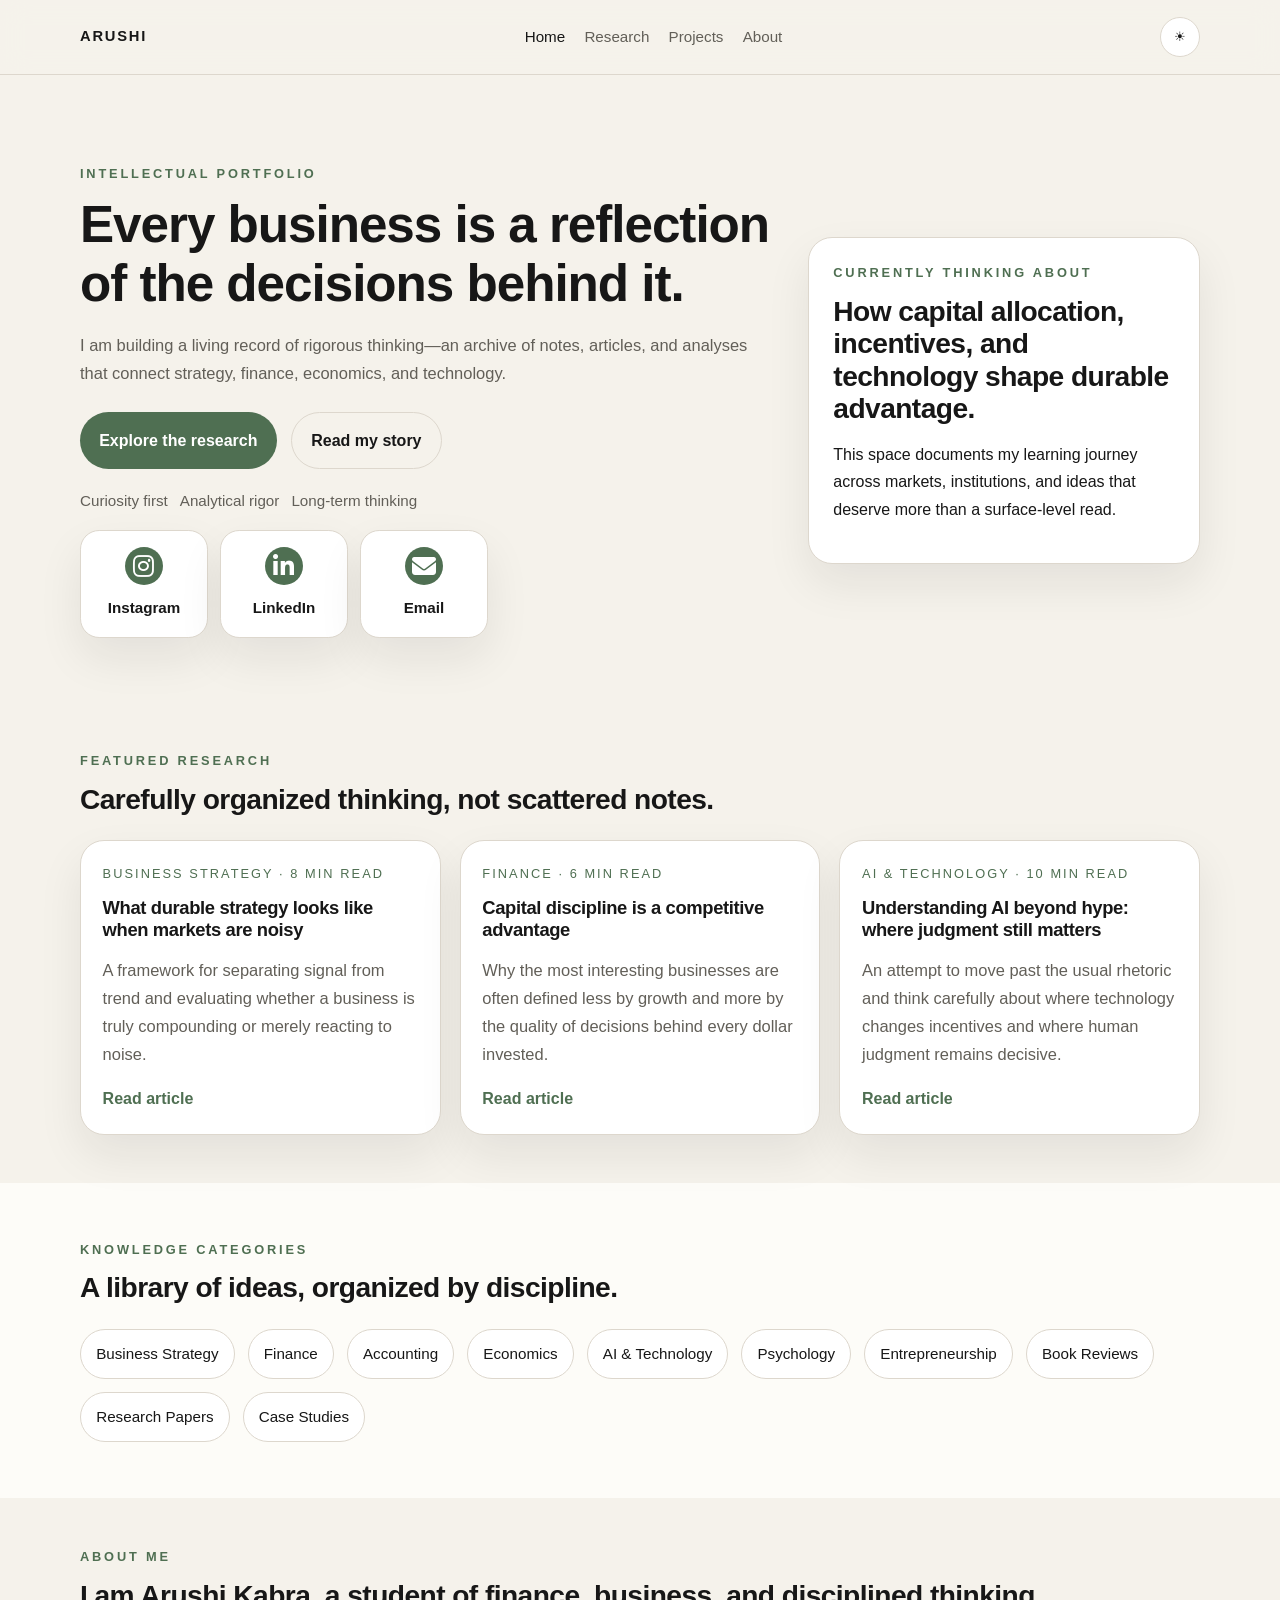
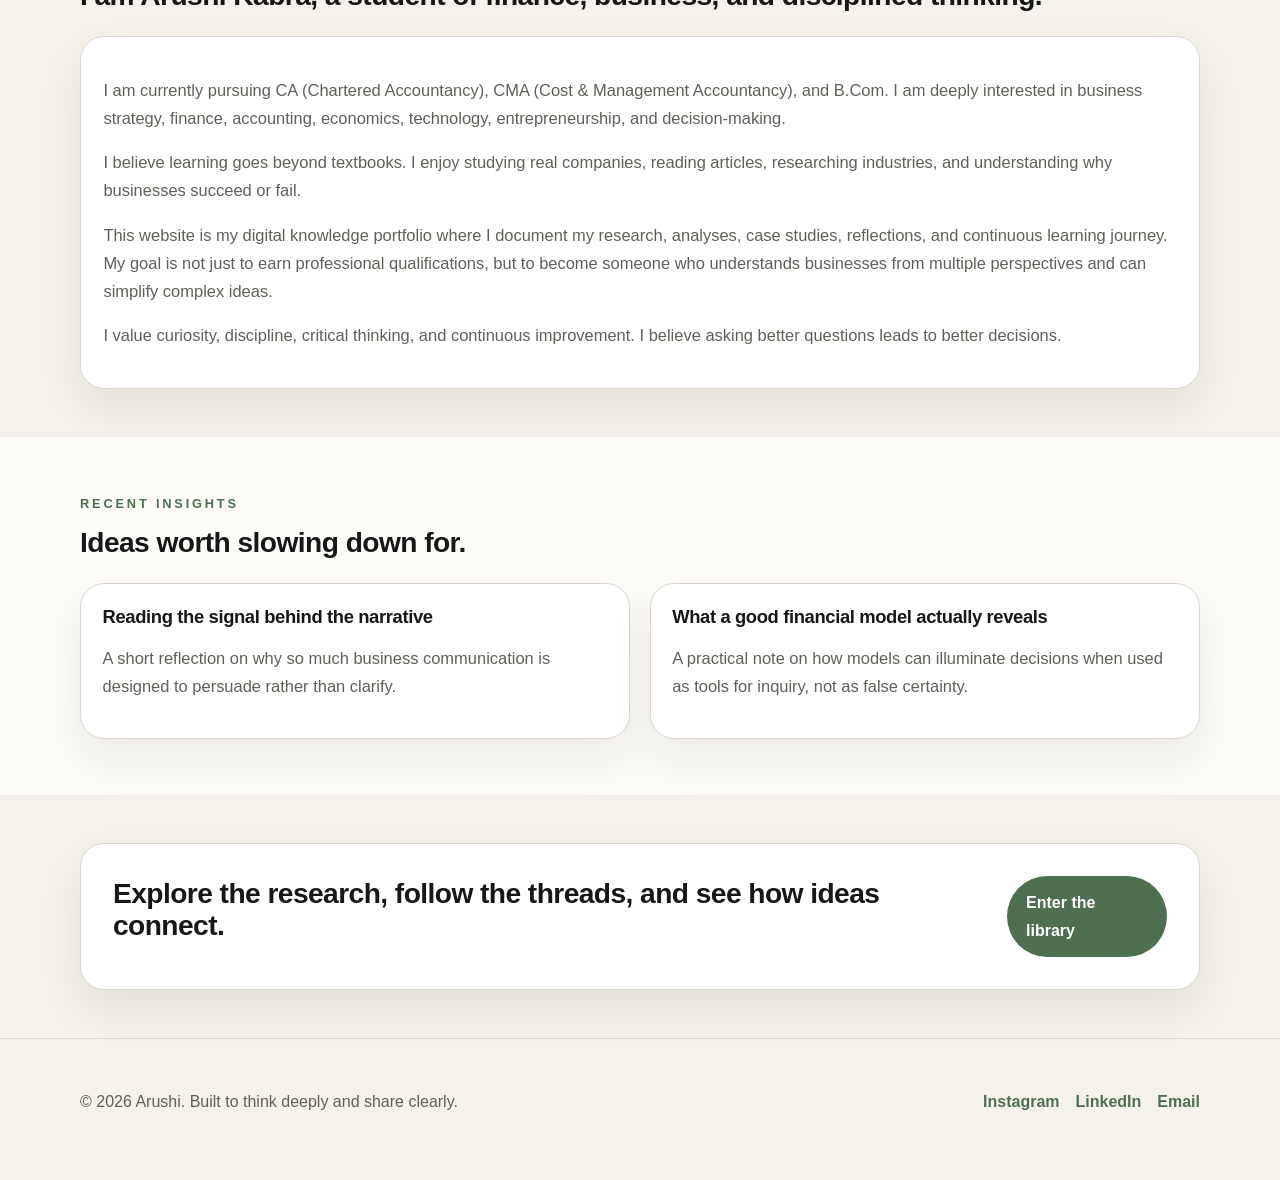
<file: index.html>
<!DOCTYPE html>
<html lang="en" data-theme="light">
  <head>
    <meta charset="UTF-8" />
    <meta name="viewport" content="width=device-width, initial-scale=1.0" />
    <meta
      name="description"
      content="A thoughtful intellectual portfolio exploring strategy, finance, economics, technology, and decision-making."
    />
    <title>Arushi | Intellectual Portfolio</title>
    <link rel="stylesheet" href="https://cdnjs.cloudflare.com/ajax/libs/font-awesome/6.5.1/css/all.min.css" />
    <link rel="stylesheet" href="styles.css" />
  </head>
  <body>
    <a class="skip-link" href="#main-content">Skip to content</a>
    <header class="site-header">
      <div class="container nav-shell">
        <a class="brand" href="index.html">Arushi</a>
        <nav class="site-nav" aria-label="Main navigation">
          <a href="index.html" class="active">Home</a>
          <a href="research.html">Research</a>
          <a href="projects.html">Projects</a>
          <a href="about.html">About</a>
        </nav>
        <button class="theme-toggle" type="button" aria-label="Toggle color theme">
          <span class="theme-toggle__icon">☀︎</span>
        </button>
      </div>
    </header>

    <main id="main-content">
      <section class="hero">
        <div class="container hero__grid">
          <div class="hero__content">
            <p class="eyebrow">Intellectual Portfolio</p>
            <h1>Every business is a reflection of the decisions behind it.</h1>
            <p class="hero__text">
              I am building a living record of rigorous thinking—an archive of notes, articles,
              and analyses that connect strategy, finance, economics, and technology.
            </p>
            <div class="hero__actions">
              <a class="button button--primary" href="research.html">Explore the research</a>
              <a class="button button--ghost" href="about.html">Read my story</a>
            </div>
            <div class="hero__meta">
              <span>Curiosity first</span>
              <span>Analytical rigor</span>
              <span>Long-term thinking</span>
            </div>
            <div class="contact-strip" aria-label="Social links">
              <a class="contact-pill" href="https://www.instagram.com/okayaruushi" target="_blank" rel="noreferrer"><i class="fab fa-instagram" aria-hidden="true"></i>Instagram</a>
              <a class="contact-pill" href="https://www.linkedin.com/in/arushikabra21" target="_blank" rel="noreferrer"><i class="fab fa-linkedin-in" aria-hidden="true"></i>LinkedIn</a>
              <a class="contact-pill" href="mailto:arushikabra21@gmail.com"><i class="fas fa-envelope" aria-hidden="true"></i>Email</a>
            </div>
          </div>
          <aside class="hero__card" aria-label="Current focus">
            <p class="eyebrow">Currently thinking about</p>
            <h2>How capital allocation, incentives, and technology shape durable advantage.</h2>
            <p>
              This space documents my learning journey across markets, institutions, and ideas that
              deserve more than a surface-level read.
            </p>
          </aside>
        </div>
      </section>

      <section class="section">
        <div class="container">
          <div class="section-heading">
            <p class="eyebrow">Featured research</p>
            <h2>Carefully organized thinking, not scattered notes.</h2>
          </div>
          <div class="card-grid card-grid--3">
            <article class="card">
              <div class="card__meta">Business Strategy · 8 min read</div>
              <h3>What durable strategy looks like when markets are noisy</h3>
              <p>
                A framework for separating signal from trend and evaluating whether a business is truly
                compounding or merely reacting to noise.
              </p>
              <a href="article.html">Read article</a>
            </article>
            <article class="card">
              <div class="card__meta">Finance · 6 min read</div>
              <h3>Capital discipline is a competitive advantage</h3>
              <p>
                Why the most interesting businesses are often defined less by growth and more by the
                quality of decisions behind every dollar invested.
              </p>
              <a href="article.html">Read article</a>
            </article>
            <article class="card">
              <div class="card__meta">AI & Technology · 10 min read</div>
              <h3>Understanding AI beyond hype: where judgment still matters</h3>
              <p>
                An attempt to move past the usual rhetoric and think carefully about where technology
                changes incentives and where human judgment remains decisive.
              </p>
              <a href="article.html">Read article</a>
            </article>
          </div>
        </div>
      </section>

      <section class="section section--muted">
        <div class="container">
          <div class="section-heading">
            <p class="eyebrow">Knowledge categories</p>
            <h2>A library of ideas, organized by discipline.</h2>
          </div>
          <div class="category-grid">
            <div class="category-pill">Business Strategy</div>
            <div class="category-pill">Finance</div>
            <div class="category-pill">Accounting</div>
            <div class="category-pill">Economics</div>
            <div class="category-pill">AI & Technology</div>
            <div class="category-pill">Psychology</div>
            <div class="category-pill">Entrepreneurship</div>
            <div class="category-pill">Book Reviews</div>
            <div class="category-pill">Research Papers</div>
            <div class="category-pill">Case Studies</div>
          </div>
        </div>
      </section>

      <section class="section">
        <div class="container">
          <div class="section-heading">
            <p class="eyebrow">About me</p>
            <h2>I am Arushi Kabra, a student of finance, business, and disciplined thinking.</h2>
          </div>
          <div class="content-card">
            <p>
              I am currently pursuing CA (Chartered Accountancy), CMA (Cost & Management Accountancy),
              and B.Com. I am deeply interested in business strategy, finance, accounting,
              economics, technology, entrepreneurship, and decision-making.
            </p>
            <p>
              I believe learning goes beyond textbooks. I enjoy studying real companies, reading
              articles, researching industries, and understanding why businesses succeed or fail.
            </p>
            <p>
              This website is my digital knowledge portfolio where I document my research, analyses,
              case studies, reflections, and continuous learning journey. My goal is not just to earn
              professional qualifications, but to become someone who understands businesses from
              multiple perspectives and can simplify complex ideas.
            </p>
            <p>
              I value curiosity, discipline, critical thinking, and continuous improvement. I believe
              asking better questions leads to better decisions.
            </p>
          </div>
        </div>
      </section>

      <section class="section section--muted">
        <div class="container">
          <div class="section-heading">
            <p class="eyebrow">Recent insights</p>
            <h2>Ideas worth slowing down for.</h2>
          </div>
          <div class="card-grid card-grid--2">
            <article class="card card--plain">
              <h3>Reading the signal behind the narrative</h3>
              <p>
                A short reflection on why so much business communication is designed to persuade rather
                than clarify.
              </p>
            </article>
            <article class="card card--plain">
              <h3>What a good financial model actually reveals</h3>
              <p>
                A practical note on how models can illuminate decisions when used as tools for inquiry,
                not as false certainty.
              </p>
            </article>
          </div>
        </div>
      </section>

      <section class="section">
        <div class="container cta-banner">
          <h2>Explore the research, follow the threads, and see how ideas connect.</h2>
          <a class="button button--primary" href="research.html">Enter the library</a>
        </div>
      </section>
    </main>

    <footer class="site-footer">
      <div class="container footer-shell">
        <p>© 2026 Arushi. Built to think deeply and share clearly.</p>
        <div class="footer-links" aria-label="Contact links">
          <a href="https://www.instagram.com/okayaruushi" target="_blank" rel="noreferrer">Instagram</a>
          <a href="https://www.linkedin.com/in/arushikabra21" target="_blank" rel="noreferrer">LinkedIn</a>
          <a href="mailto:arushikabra21@gmail.com">Email</a>
        </div>
      </div>
    </footer>

    <script src="script.js"></script>
  </body>
</html>
</file>
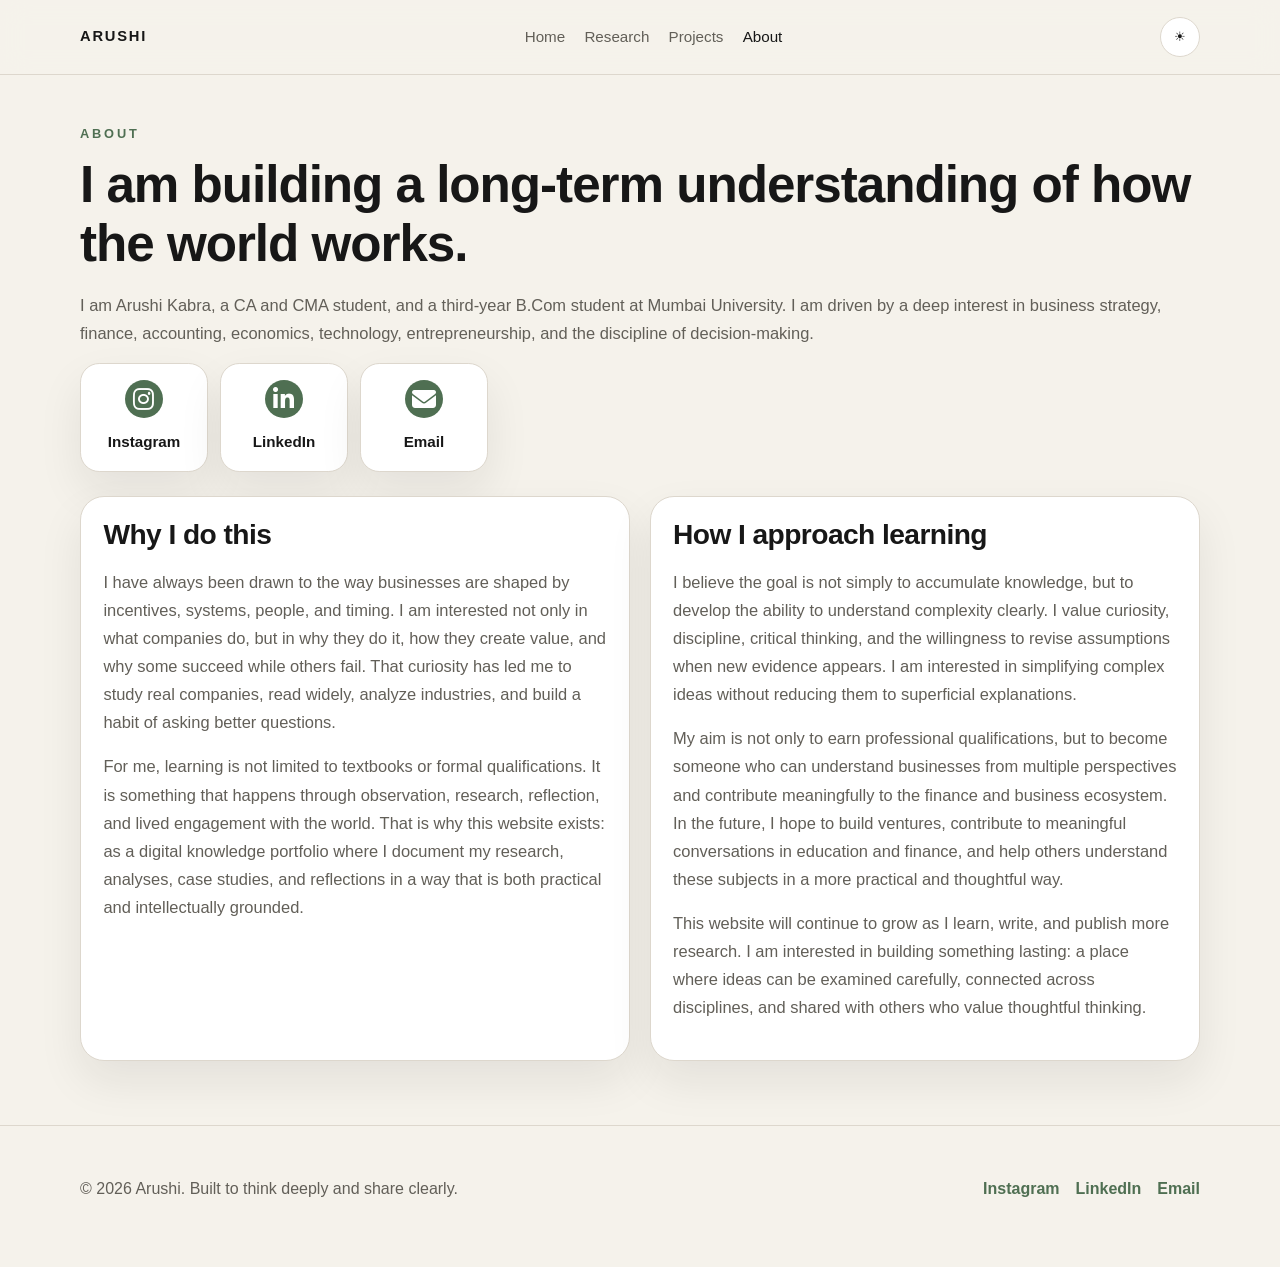
<file: about.html>
<!DOCTYPE html>
<html lang="en" data-theme="light">
  <head>
    <meta charset="UTF-8" />
    <meta name="viewport" content="width=device-width, initial-scale=1.0" />
    <title>About | Arushi</title>
    <link rel="stylesheet" href="https://cdnjs.cloudflare.com/ajax/libs/font-awesome/6.5.1/css/all.min.css" />
    <link rel="stylesheet" href="styles.css" />
  </head>
  <body>
    <header class="site-header">
      <div class="container nav-shell">
        <a class="brand" href="index.html">Arushi</a>
        <nav class="site-nav" aria-label="Main navigation">
          <a href="index.html">Home</a>
          <a href="research.html">Research</a>
          <a href="projects.html">Projects</a>
          <a href="about.html" class="active">About</a>
        </nav>
        <button class="theme-toggle" type="button" aria-label="Toggle color theme">
          <span class="theme-toggle__icon">☀︎</span>
        </button>
      </div>
    </header>

    <main class="page-shell">
      <section class="container about-intro">
        <p class="eyebrow">About</p>
        <h1>I am building a long-term understanding of how the world works.</h1>
        <p class="page-lead">
          I am Arushi Kabra, a CA and CMA student, and a third-year B.Com student at Mumbai
          University. I am driven by a deep interest in business strategy, finance, accounting,
          economics, technology, entrepreneurship, and the discipline of decision-making.
        </p>
        <div class="contact-strip" aria-label="Social links">
          <a class="contact-pill" href="https://www.instagram.com/okayaruushi" target="_blank" rel="noreferrer"><i class="fab fa-instagram" aria-hidden="true"></i>Instagram</a>
          <a class="contact-pill" href="https://www.linkedin.com/in/arushikabra21" target="_blank" rel="noreferrer"><i class="fab fa-linkedin-in" aria-hidden="true"></i>LinkedIn</a>
          <a class="contact-pill" href="mailto:arushikabra21@gmail.com"><i class="fas fa-envelope" aria-hidden="true"></i>Email</a>
        </div>
      </section>

      <section class="container content-grid">
        <article class="content-card">
          <h2>Why I do this</h2>
          <p>
            I have always been drawn to the way businesses are shaped by incentives, systems,
            people, and timing. I am interested not only in what companies do, but in why they do it,
            how they create value, and why some succeed while others fail. That curiosity has led me
            to study real companies, read widely, analyze industries, and build a habit of asking
            better questions.
          </p>
          <p>
            For me, learning is not limited to textbooks or formal qualifications. It is something that
            happens through observation, research, reflection, and lived engagement with the world.
            That is why this website exists: as a digital knowledge portfolio where I document my
            research, analyses, case studies, and reflections in a way that is both practical and
            intellectually grounded.
          </p>
        </article>
        <article class="content-card">
          <h2>How I approach learning</h2>
          <p>
            I believe the goal is not simply to accumulate knowledge, but to develop the ability to
            understand complexity clearly. I value curiosity, discipline, critical thinking, and the
            willingness to revise assumptions when new evidence appears. I am interested in simplifying
            complex ideas without reducing them to superficial explanations.
          </p>
          <p>
            My aim is not only to earn professional qualifications, but to become someone who can
            understand businesses from multiple perspectives and contribute meaningfully to the finance
            and business ecosystem. In the future, I hope to build ventures, contribute to meaningful
            conversations in education and finance, and help others understand these subjects in a more
            practical and thoughtful way.
          </p>
          <p>
            This website will continue to grow as I learn, write, and publish more research. I am
            interested in building something lasting: a place where ideas can be examined carefully,
            connected across disciplines, and shared with others who value thoughtful thinking.
          </p>
        </article>
      </section>
    </main>

    <footer class="site-footer">
      <div class="container footer-shell">
        <p>© 2026 Arushi. Built to think deeply and share clearly.</p>
        <div class="footer-links" aria-label="Contact links">
          <a href="https://www.instagram.com/okayaruushi" target="_blank" rel="noreferrer">Instagram</a>
          <a href="https://www.linkedin.com/in/arushikabra21" target="_blank" rel="noreferrer">LinkedIn</a>
          <a href="mailto:arushikabra21@gmail.com">Email</a>
        </div>
      </div>
    </footer>

    <script src="script.js"></script>
  </body>
</html>
</file>
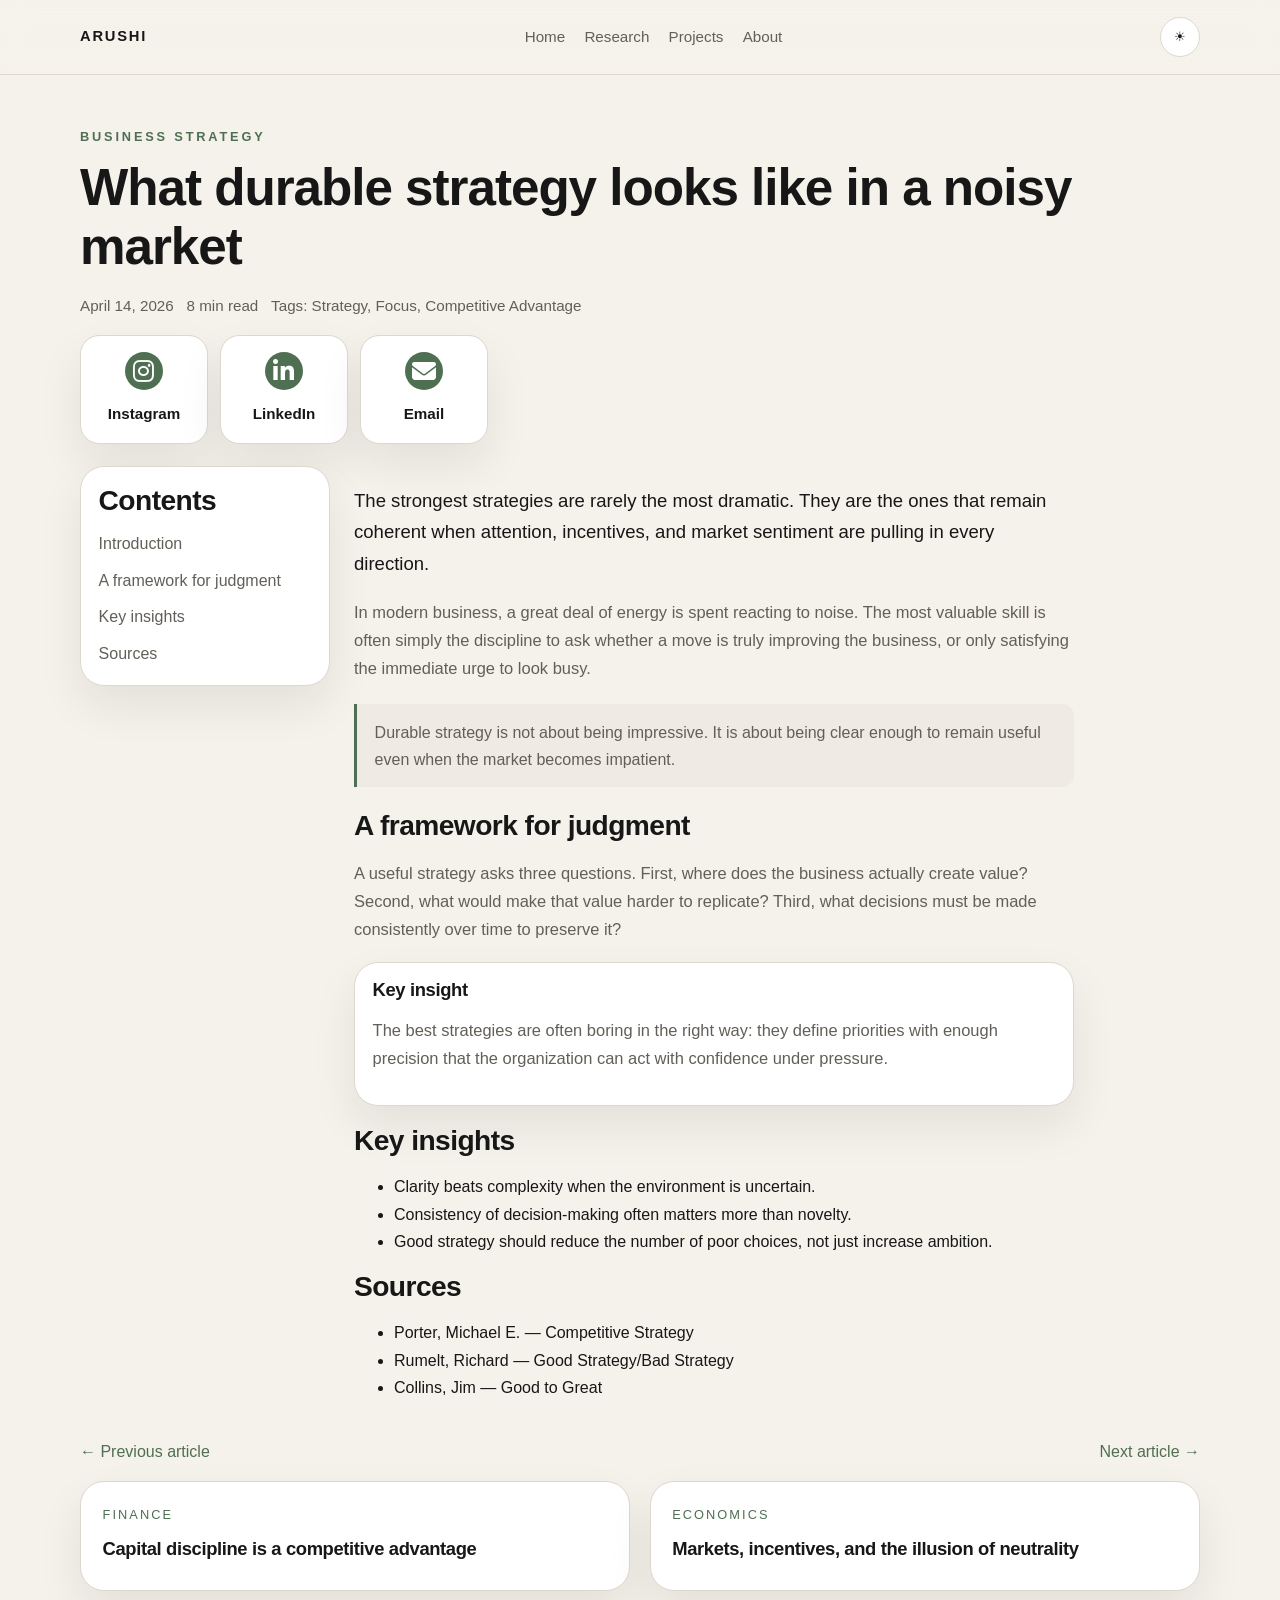
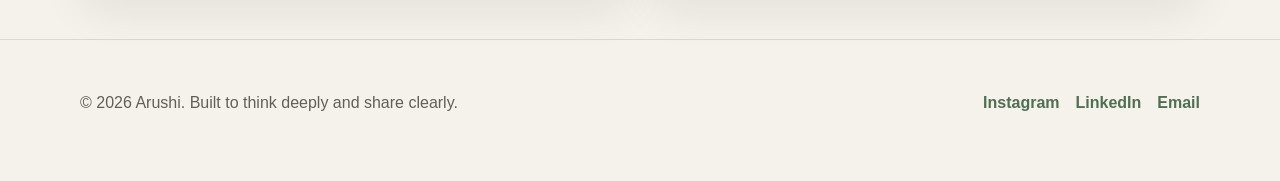
<file: article.html>
<!DOCTYPE html>
<html lang="en" data-theme="light">
  <head>
    <meta charset="UTF-8" />
    <meta name="viewport" content="width=device-width, initial-scale=1.0" />
    <title>What durable strategy looks like | Arushi</title>
    <link rel="stylesheet" href="https://cdnjs.cloudflare.com/ajax/libs/font-awesome/6.5.1/css/all.min.css" />
    <link rel="stylesheet" href="styles.css" />
  </head>
  <body>
    <header class="site-header">
      <div class="container nav-shell">
        <a class="brand" href="index.html">Arushi</a>
        <nav class="site-nav" aria-label="Main navigation">
          <a href="index.html">Home</a>
          <a href="research.html">Research</a>
          <a href="projects.html">Projects</a>
          <a href="about.html">About</a>
        </nav>
        <button class="theme-toggle" type="button" aria-label="Toggle color theme">
          <span class="theme-toggle__icon">☀︎</span>
        </button>
      </div>
    </header>

    <div class="reading-progress" aria-hidden="true"></div>

    <main class="article-shell">
      <section class="container article-header">
        <p class="eyebrow">Business Strategy</p>
        <h1>What durable strategy looks like in a noisy market</h1>
        <div class="article-meta">
          <span>April 14, 2026</span>
          <span>8 min read</span>
          <span>Tags: Strategy, Focus, Competitive Advantage</span>
        </div>
        <div class="contact-strip" aria-label="Social links">
          <a class="contact-pill" href="https://www.instagram.com/okayaruushi" target="_blank" rel="noreferrer"><i class="fab fa-instagram" aria-hidden="true"></i>Instagram</a>
          <a class="contact-pill" href="https://www.linkedin.com/in/arushikabra21" target="_blank" rel="noreferrer"><i class="fab fa-linkedin-in" aria-hidden="true"></i>LinkedIn</a>
          <a class="contact-pill" href="mailto:arushikabra21@gmail.com"><i class="fas fa-envelope" aria-hidden="true"></i>Email</a>
        </div>
      </section>

      <section class="container article-layout">
        <aside class="article-toc">
          <h2>Contents</h2>
          <nav>
            <a href="#intro">Introduction</a>
            <a href="#framework">A framework for judgment</a>
            <a href="#insights">Key insights</a>
            <a href="#sources">Sources</a>
          </nav>
        </aside>

        <article class="article-content">
          <p id="intro" class="lead">
            The strongest strategies are rarely the most dramatic. They are the ones that remain coherent
            when attention, incentives, and market sentiment are pulling in every direction.
          </p>

          <p>
            In modern business, a great deal of energy is spent reacting to noise. The most valuable
            skill is often simply the discipline to ask whether a move is truly improving the business,
            or only satisfying the immediate urge to look busy.
          </p>

          <blockquote>
            Durable strategy is not about being impressive. It is about being clear enough to remain
            useful even when the market becomes impatient.
          </blockquote>

          <h2 id="framework">A framework for judgment</h2>
          <p>
            A useful strategy asks three questions. First, where does the business actually create value?
            Second, what would make that value harder to replicate? Third, what decisions must be made
            consistently over time to preserve it?
          </p>

          <div class="highlight-box">
            <h3>Key insight</h3>
            <p>
              The best strategies are often boring in the right way: they define priorities with enough
              precision that the organization can act with confidence under pressure.
            </p>
          </div>

          <h2 id="insights">Key insights</h2>
          <ul>
            <li>Clarity beats complexity when the environment is uncertain.</li>
            <li>Consistency of decision-making often matters more than novelty.</li>
            <li>Good strategy should reduce the number of poor choices, not just increase ambition.</li>
          </ul>

          <h2 id="sources">Sources</h2>
          <ul>
            <li>Porter, Michael E. — Competitive Strategy</li>
            <li>Rumelt, Richard — Good Strategy/Bad Strategy</li>
            <li>Collins, Jim — Good to Great</li>
          </ul>
        </article>
      </section>

      <section class="container related-section">
        <div class="related-nav">
          <a href="research.html">← Previous article</a>
          <a href="research.html">Next article →</a>
        </div>
        <div class="card-grid card-grid--2">
          <article class="card card--plain">
            <div class="card__meta">Finance</div>
            <h3>Capital discipline is a competitive advantage</h3>
          </article>
          <article class="card card--plain">
            <div class="card__meta">Economics</div>
            <h3>Markets, incentives, and the illusion of neutrality</h3>
          </article>
        </div>
      </section>
    </main>

    <footer class="site-footer">
      <div class="container footer-shell">
        <p>© 2026 Arushi. Built to think deeply and share clearly.</p>
        <div class="footer-links" aria-label="Contact links">
          <a href="https://www.instagram.com/okayaruushi" target="_blank" rel="noreferrer">Instagram</a>
          <a href="https://www.linkedin.com/in/arushikabra21" target="_blank" rel="noreferrer">LinkedIn</a>
          <a href="mailto:arushikabra21@gmail.com">Email</a>
        </div>
      </div>
    </footer>

    <script src="script.js"></script>
  </body>
</html>
</file>
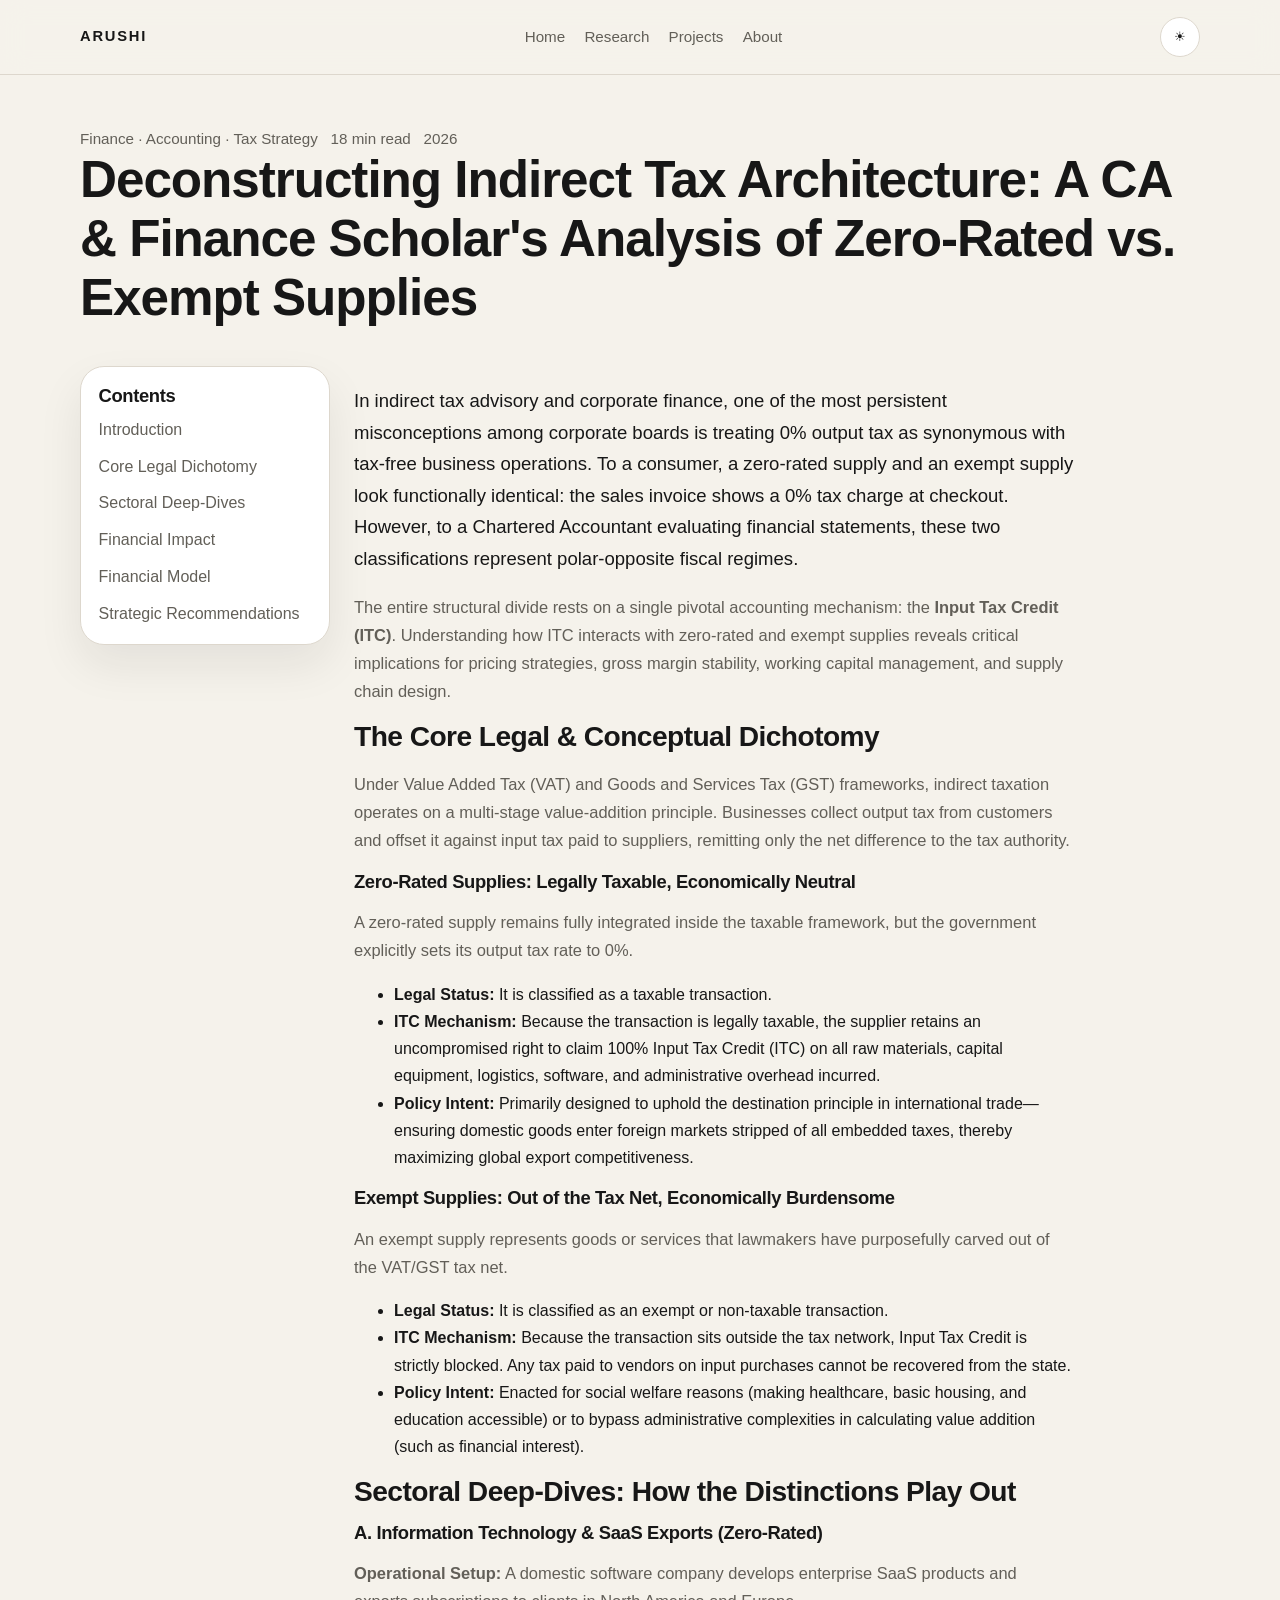
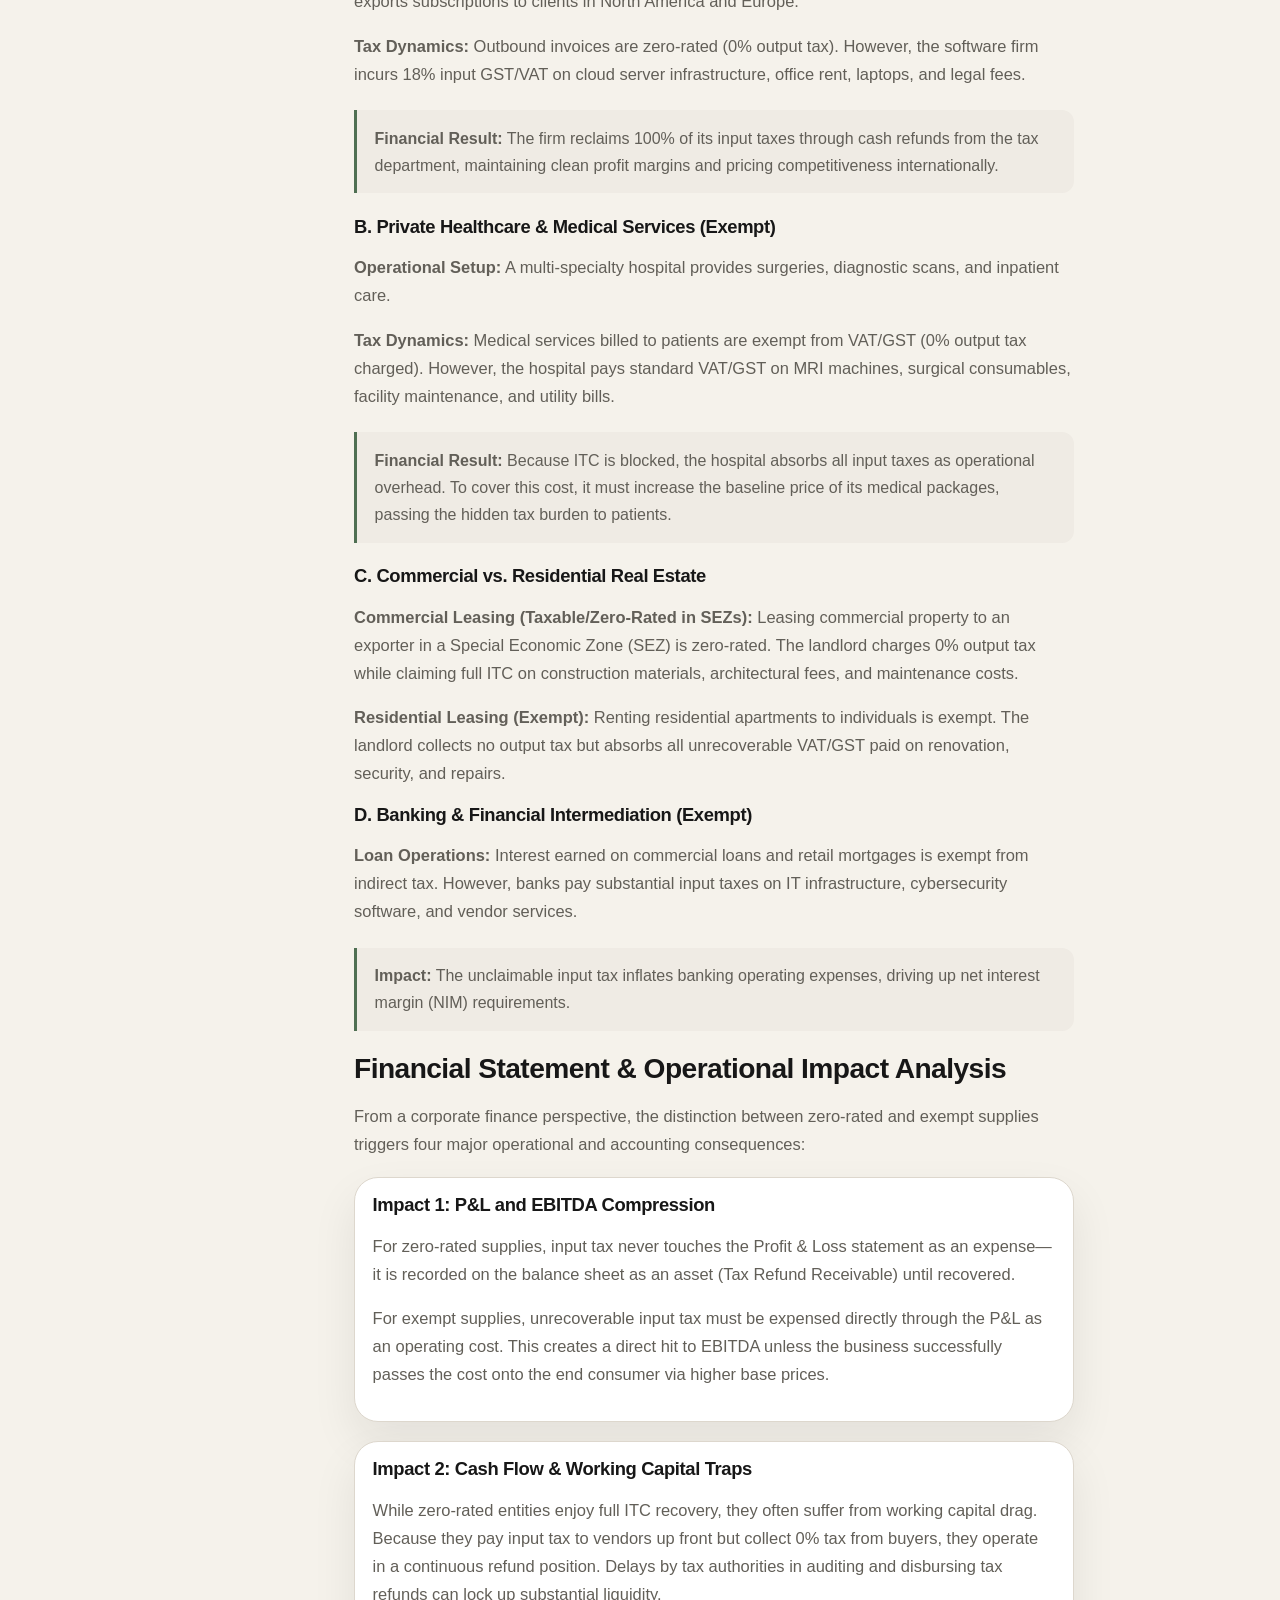
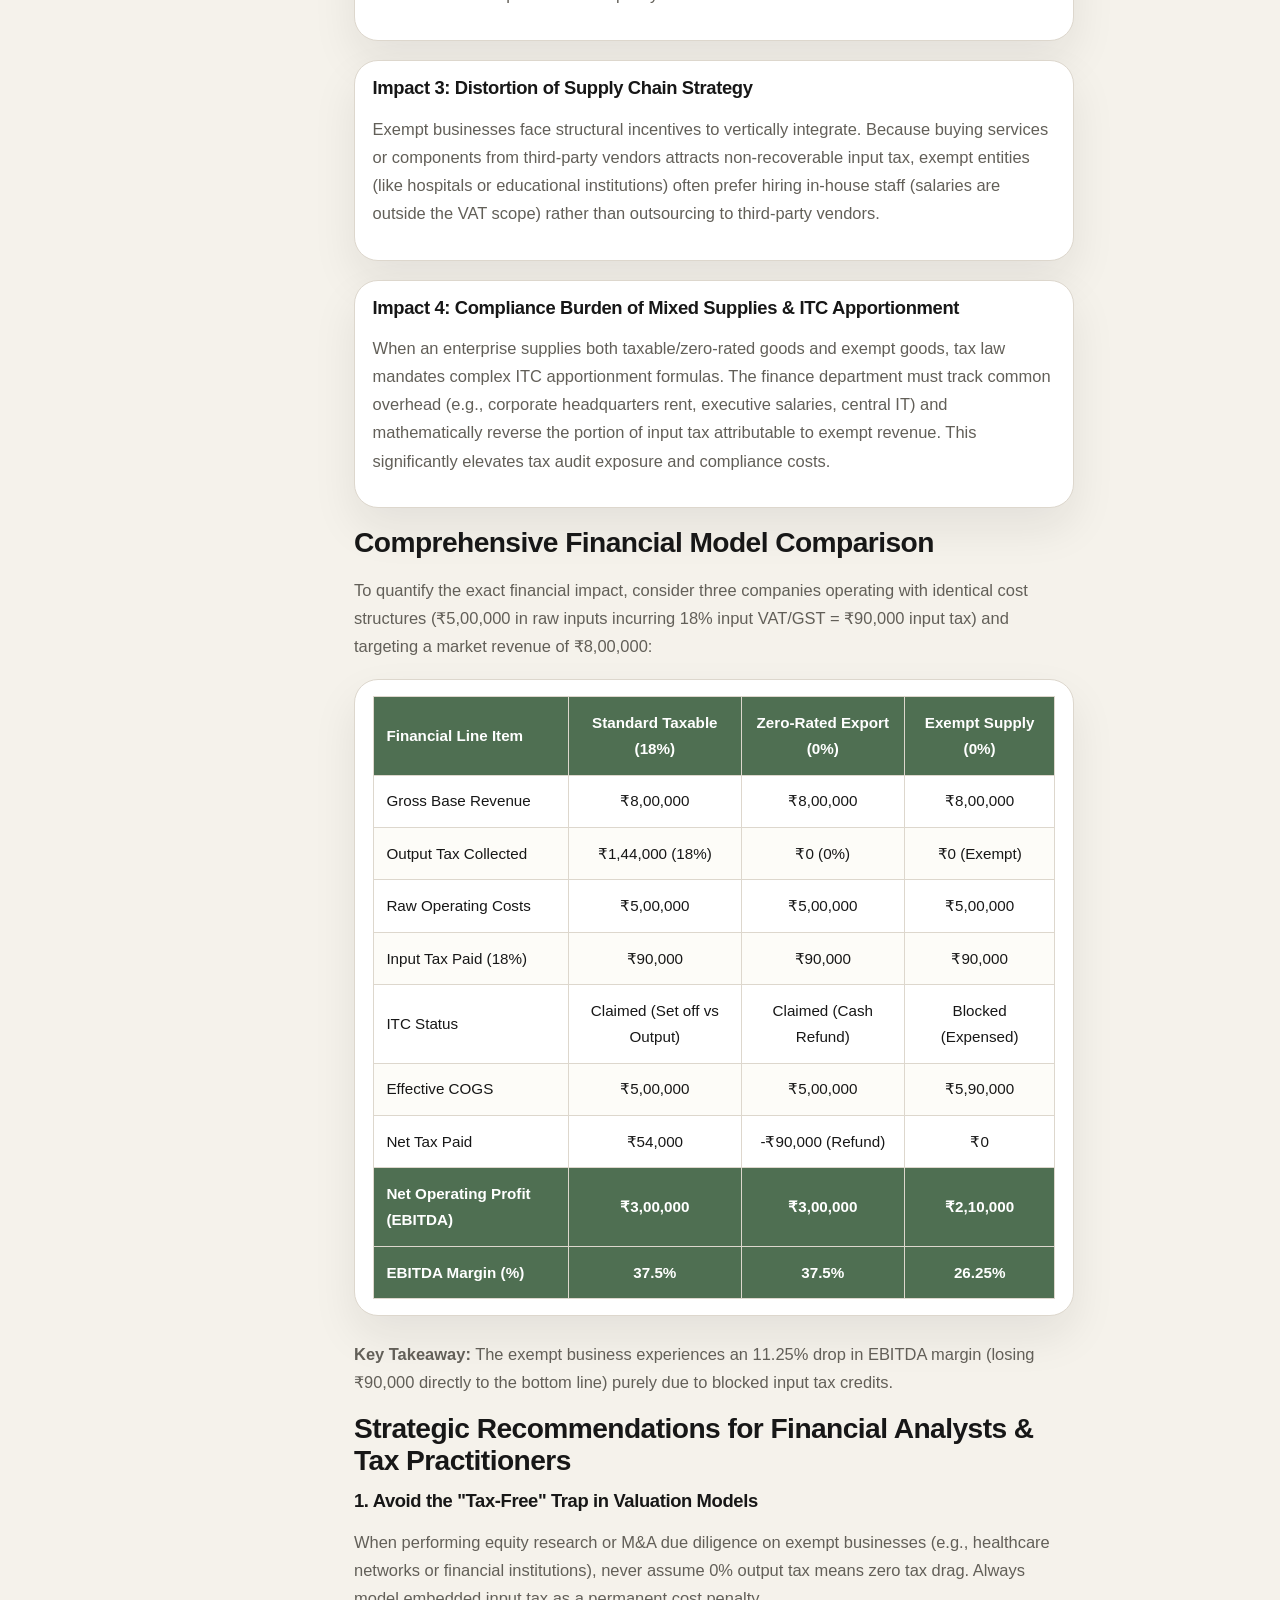
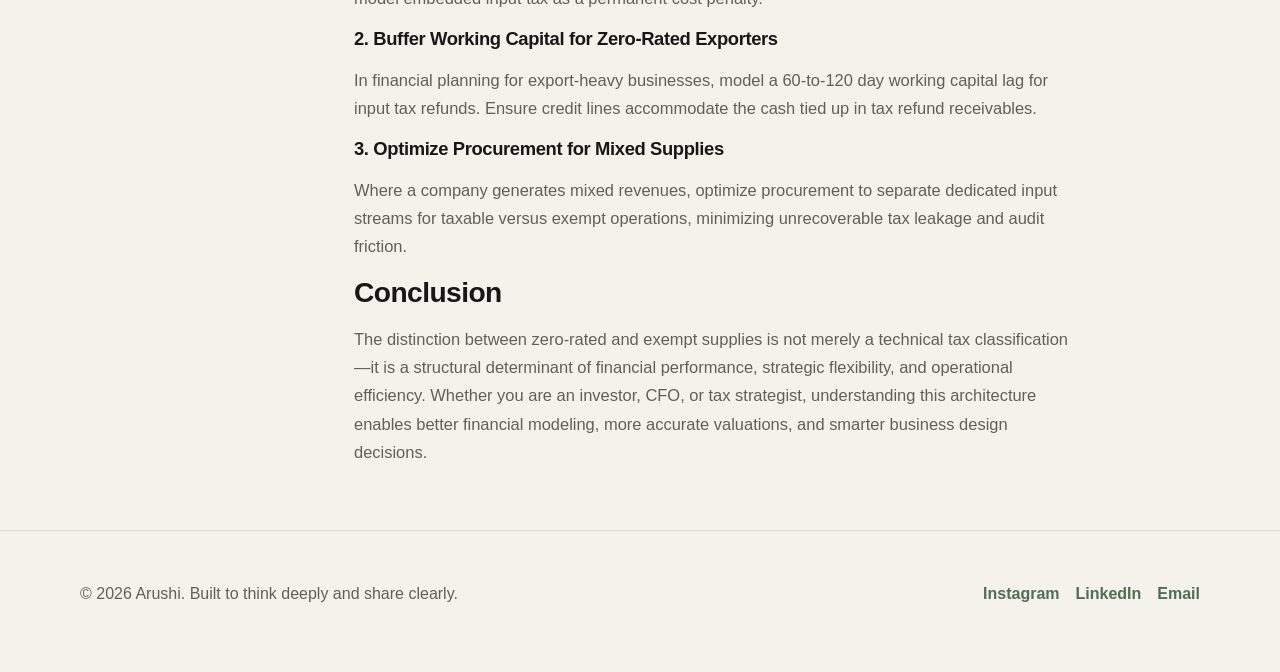
<file: indirect-tax-analysis.html>
<!DOCTYPE html>
<html lang="en" data-theme="light">
  <head>
    <meta charset="UTF-8" />
    <meta name="viewport" content="width=device-width, initial-scale=1.0" />
    <meta name="description" content="A CA and finance scholar's comprehensive analysis of zero-rated vs. exempt supplies under GST/VAT frameworks." />
    <title>Indirect Tax Architecture: Zero-Rated vs. Exempt Supplies | Arushi</title>
    <link rel="stylesheet" href="https://cdnjs.cloudflare.com/ajax/libs/font-awesome/6.5.1/css/all.min.css" />
    <link rel="stylesheet" href="styles.css" />
  </head>
  <body>
    <a class="skip-link" href="#main-content">Skip to content</a>
    <header class="site-header">
      <div class="container nav-shell">
        <a class="brand" href="index.html">Arushi</a>
        <nav class="site-nav" aria-label="Main navigation">
          <a href="index.html">Home</a>
          <a href="research.html">Research</a>
          <a href="projects.html">Projects</a>
          <a href="about.html">About</a>
        </nav>
        <button class="theme-toggle" type="button" aria-label="Toggle color theme">
          <span class="theme-toggle__icon">☀︎</span>
        </button>
      </div>
    </header>

    <div class="reading-progress"></div>

    <main id="main-content" class="article-shell">
      <article class="container">
        <div class="article-header">
          <div class="article-meta">
            <span>Finance · Accounting · Tax Strategy</span>
            <span>18 min read</span>
            <span>2026</span>
          </div>
          <h1>Deconstructing Indirect Tax Architecture: A CA & Finance Scholar's Analysis of Zero-Rated vs. Exempt Supplies</h1>
        </div>

        <div class="article-layout">
          <aside class="article-toc">
            <h3>Contents</h3>
            <nav>
              <a href="#intro">Introduction</a>
              <a href="#core-dichotomy">Core Legal Dichotomy</a>
              <a href="#sectoral-analysis">Sectoral Deep-Dives</a>
              <a href="#financial-impact">Financial Impact</a>
              <a href="#financial-model">Financial Model</a>
              <a href="#strategic-recommendations">Strategic Recommendations</a>
            </nav>
          </aside>

          <div class="article-content">
            <section id="intro">
              <p class="lead">
                In indirect tax advisory and corporate finance, one of the most persistent misconceptions among corporate boards is treating 0% output tax as synonymous with tax-free business operations. To a consumer, a zero-rated supply and an exempt supply look functionally identical: the sales invoice shows a 0% tax charge at checkout. However, to a Chartered Accountant evaluating financial statements, these two classifications represent polar-opposite fiscal regimes.
              </p>
              <p>
                The entire structural divide rests on a single pivotal accounting mechanism: the <strong>Input Tax Credit (ITC)</strong>. Understanding how ITC interacts with zero-rated and exempt supplies reveals critical implications for pricing strategies, gross margin stability, working capital management, and supply chain design.
              </p>
            </section>

            <section id="core-dichotomy">
              <h2>The Core Legal & Conceptual Dichotomy</h2>
              <p>
                Under Value Added Tax (VAT) and Goods and Services Tax (GST) frameworks, indirect taxation operates on a multi-stage value-addition principle. Businesses collect output tax from customers and offset it against input tax paid to suppliers, remitting only the net difference to the tax authority.
              </p>

              <h3>Zero-Rated Supplies: Legally Taxable, Economically Neutral</h3>
              <p>
                A zero-rated supply remains fully integrated inside the taxable framework, but the government explicitly sets its output tax rate to 0%.
              </p>
              <ul>
                <li><strong>Legal Status:</strong> It is classified as a taxable transaction.</li>
                <li><strong>ITC Mechanism:</strong> Because the transaction is legally taxable, the supplier retains an uncompromised right to claim 100% Input Tax Credit (ITC) on all raw materials, capital equipment, logistics, software, and administrative overhead incurred.</li>
                <li><strong>Policy Intent:</strong> Primarily designed to uphold the destination principle in international trade—ensuring domestic goods enter foreign markets stripped of all embedded taxes, thereby maximizing global export competitiveness.</li>
              </ul>

              <h3>Exempt Supplies: Out of the Tax Net, Economically Burdensome</h3>
              <p>
                An exempt supply represents goods or services that lawmakers have purposefully carved out of the VAT/GST tax net.
              </p>
              <ul>
                <li><strong>Legal Status:</strong> It is classified as an exempt or non-taxable transaction.</li>
                <li><strong>ITC Mechanism:</strong> Because the transaction sits outside the tax network, Input Tax Credit is strictly blocked. Any tax paid to vendors on input purchases cannot be recovered from the state.</li>
                <li><strong>Policy Intent:</strong> Enacted for social welfare reasons (making healthcare, basic housing, and education accessible) or to bypass administrative complexities in calculating value addition (such as financial interest).</li>
              </ul>
            </section>

            <section id="sectoral-analysis">
              <h2>Sectoral Deep-Dives: How the Distinctions Play Out</h2>

              <h3>A. Information Technology & SaaS Exports (Zero-Rated)</h3>
              <p><strong>Operational Setup:</strong> A domestic software company develops enterprise SaaS products and exports subscriptions to clients in North America and Europe.</p>
              <p><strong>Tax Dynamics:</strong> Outbound invoices are zero-rated (0% output tax). However, the software firm incurs 18% input GST/VAT on cloud server infrastructure, office rent, laptops, and legal fees.</p>
              <blockquote>
                <strong>Financial Result:</strong> The firm reclaims 100% of its input taxes through cash refunds from the tax department, maintaining clean profit margins and pricing competitiveness internationally.
              </blockquote>

              <h3>B. Private Healthcare & Medical Services (Exempt)</h3>
              <p><strong>Operational Setup:</strong> A multi-specialty hospital provides surgeries, diagnostic scans, and inpatient care.</p>
              <p><strong>Tax Dynamics:</strong> Medical services billed to patients are exempt from VAT/GST (0% output tax charged). However, the hospital pays standard VAT/GST on MRI machines, surgical consumables, facility maintenance, and utility bills.</p>
              <blockquote>
                <strong>Financial Result:</strong> Because ITC is blocked, the hospital absorbs all input taxes as operational overhead. To cover this cost, it must increase the baseline price of its medical packages, passing the hidden tax burden to patients.
              </blockquote>

              <h3>C. Commercial vs. Residential Real Estate</h3>
              <p><strong>Commercial Leasing (Taxable/Zero-Rated in SEZs):</strong> Leasing commercial property to an exporter in a Special Economic Zone (SEZ) is zero-rated. The landlord charges 0% output tax while claiming full ITC on construction materials, architectural fees, and maintenance costs.</p>
              <p><strong>Residential Leasing (Exempt):</strong> Renting residential apartments to individuals is exempt. The landlord collects no output tax but absorbs all unrecoverable VAT/GST paid on renovation, security, and repairs.</p>

              <h3>D. Banking & Financial Intermediation (Exempt)</h3>
              <p><strong>Loan Operations:</strong> Interest earned on commercial loans and retail mortgages is exempt from indirect tax. However, banks pay substantial input taxes on IT infrastructure, cybersecurity software, and vendor services.</p>
              <blockquote>
                <strong>Impact:</strong> The unclaimable input tax inflates banking operating expenses, driving up net interest margin (NIM) requirements.
              </blockquote>
            </section>

            <section id="financial-impact">
              <h2>Financial Statement & Operational Impact Analysis</h2>
              <p>
                From a corporate finance perspective, the distinction between zero-rated and exempt supplies triggers four major operational and accounting consequences:
              </p>

              <div class="highlight-box">
                <h3>Impact 1: P&L and EBITDA Compression</h3>
                <p>
                  For zero-rated supplies, input tax never touches the Profit & Loss statement as an expense—it is recorded on the balance sheet as an asset (Tax Refund Receivable) until recovered.
                </p>
                <p>
                  For exempt supplies, unrecoverable input tax must be expensed directly through the P&L as an operating cost. This creates a direct hit to EBITDA unless the business successfully passes the cost onto the end consumer via higher base prices.
                </p>
              </div>

              <div class="highlight-box">
                <h3>Impact 2: Cash Flow & Working Capital Traps</h3>
                <p>
                  While zero-rated entities enjoy full ITC recovery, they often suffer from working capital drag. Because they pay input tax to vendors up front but collect 0% tax from buyers, they operate in a continuous refund position. Delays by tax authorities in auditing and disbursing tax refunds can lock up substantial liquidity.
                </p>
              </div>

              <div class="highlight-box">
                <h3>Impact 3: Distortion of Supply Chain Strategy</h3>
                <p>
                  Exempt businesses face structural incentives to vertically integrate. Because buying services or components from third-party vendors attracts non-recoverable input tax, exempt entities (like hospitals or educational institutions) often prefer hiring in-house staff (salaries are outside the VAT scope) rather than outsourcing to third-party vendors.
                </p>
              </div>

              <div class="highlight-box">
                <h3>Impact 4: Compliance Burden of Mixed Supplies & ITC Apportionment</h3>
                <p>
                  When an enterprise supplies both taxable/zero-rated goods and exempt goods, tax law mandates complex ITC apportionment formulas. The finance department must track common overhead (e.g., corporate headquarters rent, executive salaries, central IT) and mathematically reverse the portion of input tax attributable to exempt revenue. This significantly elevates tax audit exposure and compliance costs.
                </p>
              </div>
            </section>

            <section id="financial-model">
              <h2>Comprehensive Financial Model Comparison</h2>
              <p>
                To quantify the exact financial impact, consider three companies operating with identical cost structures (₹5,00,000 in raw inputs incurring 18% input VAT/GST = ₹90,000 input tax) and targeting a market revenue of ₹8,00,000:
              </p>

              <div class="highlight-box">
                <table style="width: 100%; border-collapse: collapse; font-size: 0.95rem;">
                  <thead>
                    <tr style="background: var(--accent); color: white;">
                      <th style="padding: 0.8rem; text-align: left; border: 1px solid var(--border);">Financial Line Item</th>
                      <th style="padding: 0.8rem; text-align: center; border: 1px solid var(--border);">Standard Taxable (18%)</th>
                      <th style="padding: 0.8rem; text-align: center; border: 1px solid var(--border);">Zero-Rated Export (0%)</th>
                      <th style="padding: 0.8rem; text-align: center; border: 1px solid var(--border);">Exempt Supply (0%)</th>
                    </tr>
                  </thead>
                  <tbody>
                    <tr>
                      <td style="padding: 0.8rem; border: 1px solid var(--border);">Gross Base Revenue</td>
                      <td style="padding: 0.8rem; text-align: center; border: 1px solid var(--border);">₹8,00,000</td>
                      <td style="padding: 0.8rem; text-align: center; border: 1px solid var(--border);">₹8,00,000</td>
                      <td style="padding: 0.8rem; text-align: center; border: 1px solid var(--border);">₹8,00,000</td>
                    </tr>
                    <tr style="background: var(--bg-elevated);">
                      <td style="padding: 0.8rem; border: 1px solid var(--border);">Output Tax Collected</td>
                      <td style="padding: 0.8rem; text-align: center; border: 1px solid var(--border);">₹1,44,000 (18%)</td>
                      <td style="padding: 0.8rem; text-align: center; border: 1px solid var(--border);">₹0 (0%)</td>
                      <td style="padding: 0.8rem; text-align: center; border: 1px solid var(--border);">₹0 (Exempt)</td>
                    </tr>
                    <tr>
                      <td style="padding: 0.8rem; border: 1px solid var(--border);">Raw Operating Costs</td>
                      <td style="padding: 0.8rem; text-align: center; border: 1px solid var(--border);">₹5,00,000</td>
                      <td style="padding: 0.8rem; text-align: center; border: 1px solid var(--border);">₹5,00,000</td>
                      <td style="padding: 0.8rem; text-align: center; border: 1px solid var(--border);">₹5,00,000</td>
                    </tr>
                    <tr style="background: var(--bg-elevated);">
                      <td style="padding: 0.8rem; border: 1px solid var(--border);">Input Tax Paid (18%)</td>
                      <td style="padding: 0.8rem; text-align: center; border: 1px solid var(--border);">₹90,000</td>
                      <td style="padding: 0.8rem; text-align: center; border: 1px solid var(--border);">₹90,000</td>
                      <td style="padding: 0.8rem; text-align: center; border: 1px solid var(--border);">₹90,000</td>
                    </tr>
                    <tr>
                      <td style="padding: 0.8rem; border: 1px solid var(--border);">ITC Status</td>
                      <td style="padding: 0.8rem; text-align: center; border: 1px solid var(--border);">Claimed (Set off vs Output)</td>
                      <td style="padding: 0.8rem; text-align: center; border: 1px solid var(--border);">Claimed (Cash Refund)</td>
                      <td style="padding: 0.8rem; text-align: center; border: 1px solid var(--border);">Blocked (Expensed)</td>
                    </tr>
                    <tr style="background: var(--bg-elevated);">
                      <td style="padding: 0.8rem; border: 1px solid var(--border);">Effective COGS</td>
                      <td style="padding: 0.8rem; text-align: center; border: 1px solid var(--border);">₹5,00,000</td>
                      <td style="padding: 0.8rem; text-align: center; border: 1px solid var(--border);">₹5,00,000</td>
                      <td style="padding: 0.8rem; text-align: center; border: 1px solid var(--border);">₹5,90,000</td>
                    </tr>
                    <tr>
                      <td style="padding: 0.8rem; border: 1px solid var(--border);">Net Tax Paid</td>
                      <td style="padding: 0.8rem; text-align: center; border: 1px solid var(--border);">₹54,000</td>
                      <td style="padding: 0.8rem; text-align: center; border: 1px solid var(--border);">-₹90,000 (Refund)</td>
                      <td style="padding: 0.8rem; text-align: center; border: 1px solid var(--border);">₹0</td>
                    </tr>
                    <tr style="background: var(--accent); color: white; font-weight: bold;">
                      <td style="padding: 0.8rem; border: 1px solid var(--border);">Net Operating Profit (EBITDA)</td>
                      <td style="padding: 0.8rem; text-align: center; border: 1px solid var(--border);">₹3,00,000</td>
                      <td style="padding: 0.8rem; text-align: center; border: 1px solid var(--border);">₹3,00,000</td>
                      <td style="padding: 0.8rem; text-align: center; border: 1px solid var(--border);">₹2,10,000</td>
                    </tr>
                    <tr style="background: var(--accent); color: white; font-weight: bold;">
                      <td style="padding: 0.8rem; border: 1px solid var(--border);">EBITDA Margin (%)</td>
                      <td style="padding: 0.8rem; text-align: center; border: 1px solid var(--border);">37.5%</td>
                      <td style="padding: 0.8rem; text-align: center; border: 1px solid var(--border);">37.5%</td>
                      <td style="padding: 0.8rem; text-align: center; border: 1px solid var(--border);">26.25%</td>
                    </tr>
                  </tbody>
                </table>
              </div>

              <p style="margin-top: 1.5rem;">
                <strong>Key Takeaway:</strong> The exempt business experiences an 11.25% drop in EBITDA margin (losing ₹90,000 directly to the bottom line) purely due to blocked input tax credits.
              </p>
            </section>

            <section id="strategic-recommendations">
              <h2>Strategic Recommendations for Financial Analysts & Tax Practitioners</h2>

              <h3>1. Avoid the "Tax-Free" Trap in Valuation Models</h3>
              <p>
                When performing equity research or M&A due diligence on exempt businesses (e.g., healthcare networks or financial institutions), never assume 0% output tax means zero tax drag. Always model embedded input tax as a permanent cost penalty.
              </p>

              <h3>2. Buffer Working Capital for Zero-Rated Exporters</h3>
              <p>
                In financial planning for export-heavy businesses, model a 60-to-120 day working capital lag for input tax refunds. Ensure credit lines accommodate the cash tied up in tax refund receivables.
              </p>

              <h3>3. Optimize Procurement for Mixed Supplies</h3>
              <p>
                Where a company generates mixed revenues, optimize procurement to separate dedicated input streams for taxable versus exempt operations, minimizing unrecoverable tax leakage and audit friction.
              </p>

              <h2>Conclusion</h2>
              <p>
                The distinction between zero-rated and exempt supplies is not merely a technical tax classification—it is a structural determinant of financial performance, strategic flexibility, and operational efficiency. Whether you are an investor, CFO, or tax strategist, understanding this architecture enables better financial modeling, more accurate valuations, and smarter business design decisions.
              </p>
            </section>
          </div>
        </div>
      </article>
    </main>

    <footer class="site-footer">
      <div class="container footer-shell">
        <p>© 2026 Arushi. Built to think deeply and share clearly.</p>
        <div class="footer-links" aria-label="Contact links">
          <a href="https://www.instagram.com/okayaruushi" target="_blank" rel="noreferrer">Instagram</a>
          <a href="https://www.linkedin.com/in/arushikabra21" target="_blank" rel="noreferrer">LinkedIn</a>
          <a href="mailto:arushikabra21@gmail.com">Email</a>
        </div>
      </div>
    </footer>

    <script src="script.js"></script>
  </body>
</html>
</file>
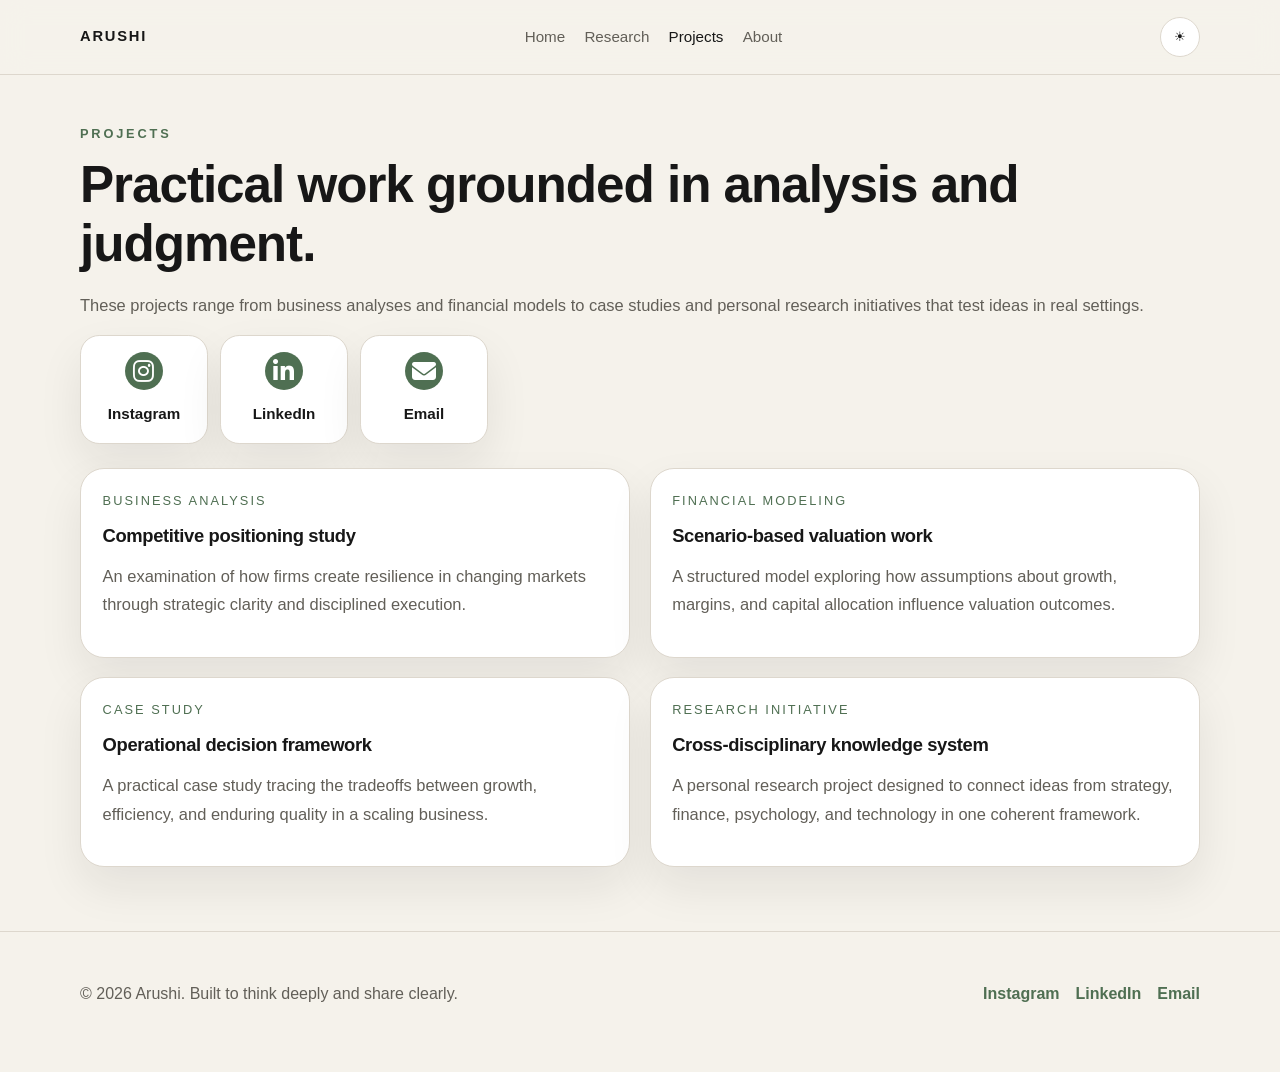
<file: projects.html>
<!DOCTYPE html>
<html lang="en" data-theme="light">
  <head>
    <meta charset="UTF-8" />
    <meta name="viewport" content="width=device-width, initial-scale=1.0" />
    <title>Projects | Arushi</title>
    <link rel="stylesheet" href="https://cdnjs.cloudflare.com/ajax/libs/font-awesome/6.5.1/css/all.min.css" />
    <link rel="stylesheet" href="styles.css" />
  </head>
  <body>
    <header class="site-header">
      <div class="container nav-shell">
        <a class="brand" href="index.html">Arushi</a>
        <nav class="site-nav" aria-label="Main navigation">
          <a href="index.html">Home</a>
          <a href="research.html">Research</a>
          <a href="projects.html" class="active">Projects</a>
          <a href="about.html">About</a>
        </nav>
        <button class="theme-toggle" type="button" aria-label="Toggle color theme">
          <span class="theme-toggle__icon">☀︎</span>
        </button>
      </div>
    </header>

    <main class="page-shell">
      <section class="container about-intro">
        <p class="eyebrow">Projects</p>
        <h1>Practical work grounded in analysis and judgment.</h1>
        <p class="page-lead">
          These projects range from business analyses and financial models to case studies and personal
          research initiatives that test ideas in real settings.
        </p>
        <div class="contact-strip" aria-label="Social links">
          <a class="contact-pill" href="https://www.instagram.com/okayaruushi" target="_blank" rel="noreferrer"><i class="fab fa-instagram" aria-hidden="true"></i>Instagram</a>
          <a class="contact-pill" href="https://www.linkedin.com/in/arushikabra21" target="_blank" rel="noreferrer"><i class="fab fa-linkedin-in" aria-hidden="true"></i>LinkedIn</a>
          <a class="contact-pill" href="mailto:arushikabra21@gmail.com"><i class="fas fa-envelope" aria-hidden="true"></i>Email</a>
        </div>
      </section>

      <section class="container card-grid card-grid--2">
        <article class="card card--plain">
          <div class="card__meta">Business Analysis</div>
          <h3>Competitive positioning study</h3>
          <p>
            An examination of how firms create resilience in changing markets through strategic
            clarity and disciplined execution.
          </p>
        </article>
        <article class="card card--plain">
          <div class="card__meta">Financial Modeling</div>
          <h3>Scenario-based valuation work</h3>
          <p>
            A structured model exploring how assumptions about growth, margins, and capital allocation
            influence valuation outcomes.
          </p>
        </article>
        <article class="card card--plain">
          <div class="card__meta">Case Study</div>
          <h3>Operational decision framework</h3>
          <p>
            A practical case study tracing the tradeoffs between growth, efficiency, and enduring
            quality in a scaling business.
          </p>
        </article>
        <article class="card card--plain">
          <div class="card__meta">Research Initiative</div>
          <h3>Cross-disciplinary knowledge system</h3>
          <p>
            A personal research project designed to connect ideas from strategy, finance, psychology,
            and technology in one coherent framework.
          </p>
        </article>
      </section>
    </main>

    <footer class="site-footer">
      <div class="container footer-shell">
        <p>© 2026 Arushi. Built to think deeply and share clearly.</p>
        <div class="footer-links" aria-label="Contact links">
          <a href="https://www.instagram.com/okayaruushi" target="_blank" rel="noreferrer">Instagram</a>
          <a href="https://www.linkedin.com/in/arushikabra21" target="_blank" rel="noreferrer">LinkedIn</a>
          <a href="mailto:arushikabra21@gmail.com">Email</a>
        </div>
      </div>
    </footer>

    <script src="script.js"></script>
  </body>
</html>
</file>
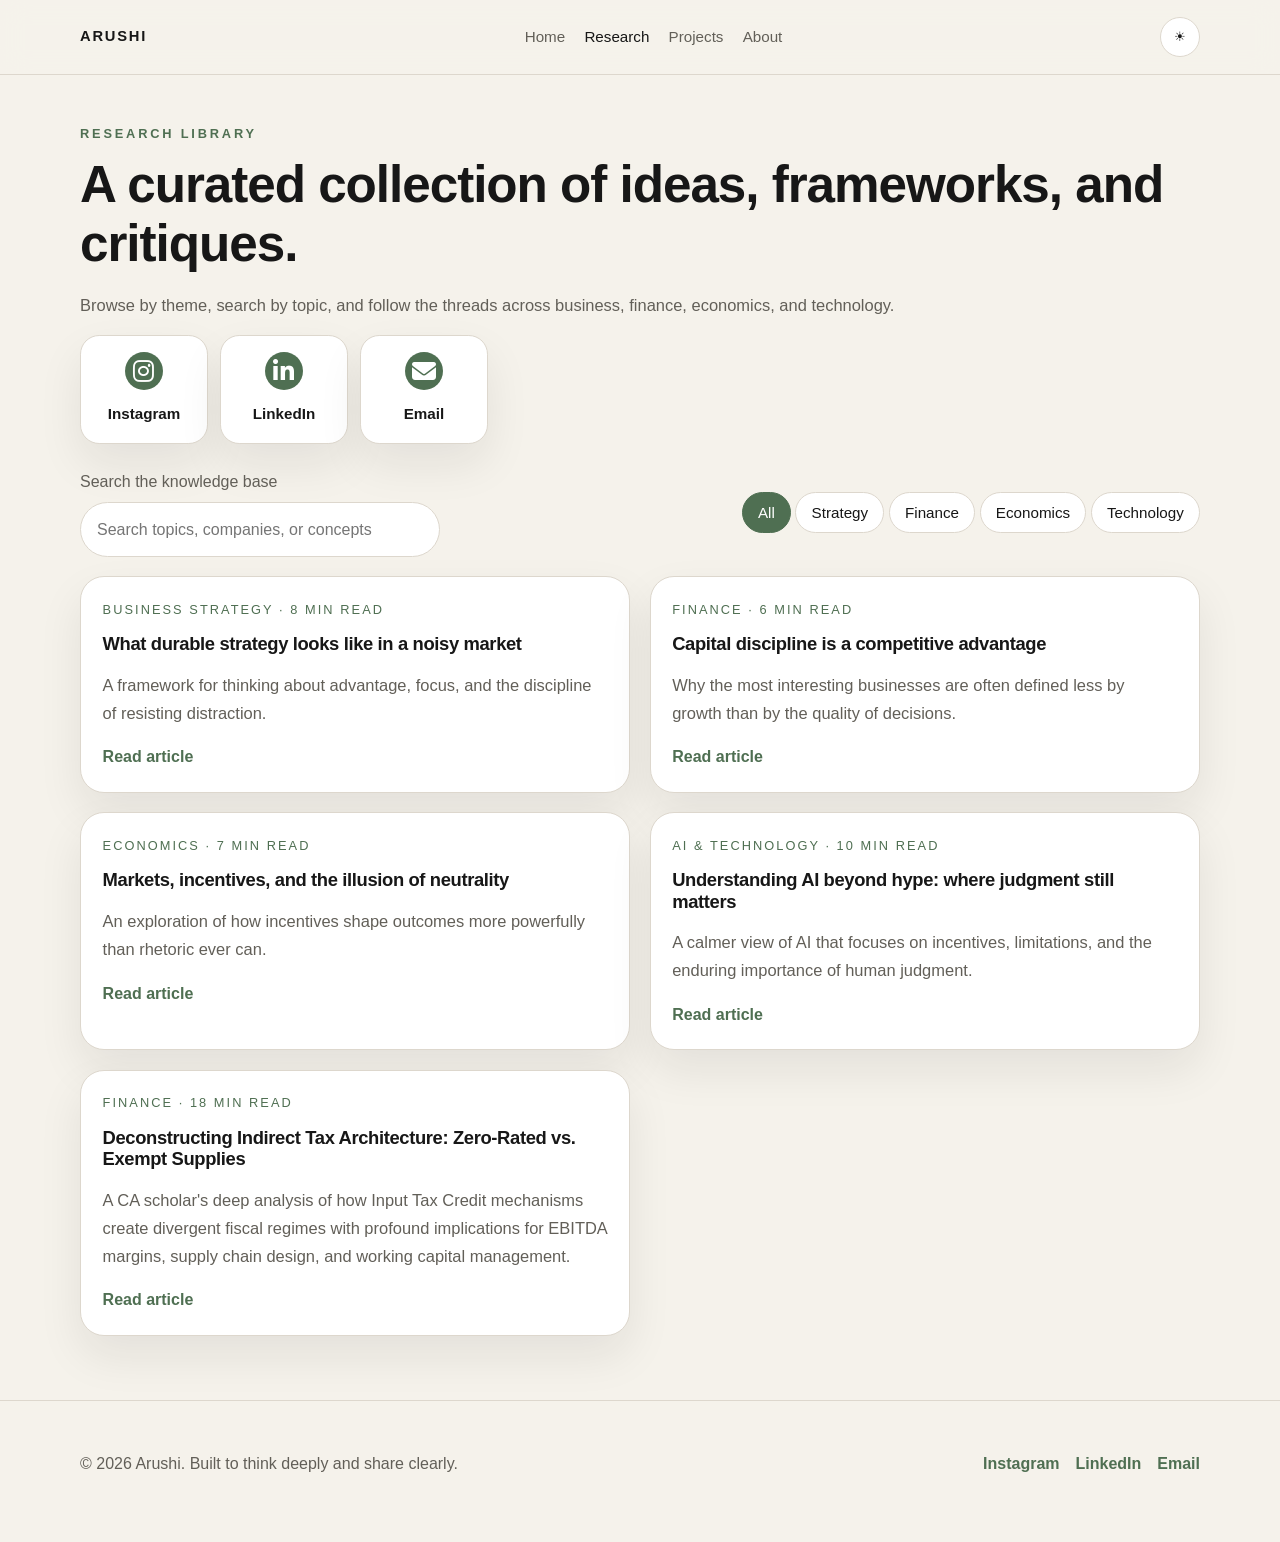
<file: research.html>
<!DOCTYPE html>
<html lang="en" data-theme="light">
  <head>
    <meta charset="UTF-8" />
    <meta name="viewport" content="width=device-width, initial-scale=1.0" />
    <title>Research | Arushi</title>
    <link rel="stylesheet" href="https://cdnjs.cloudflare.com/ajax/libs/font-awesome/6.5.1/css/all.min.css" />
    <link rel="stylesheet" href="styles.css" />
  </head>
  <body>
    <header class="site-header">
      <div class="container nav-shell">
        <a class="brand" href="index.html">Arushi</a>
        <nav class="site-nav" aria-label="Main navigation">
          <a href="index.html">Home</a>
          <a href="research.html" class="active">Research</a>
          <a href="projects.html">Projects</a>
          <a href="about.html">About</a>
        </nav>
        <button class="theme-toggle" type="button" aria-label="Toggle color theme">
          <span class="theme-toggle__icon">☀︎</span>
        </button>
      </div>
    </header>

    <main class="page-shell">
      <section class="container about-intro">
        <p class="eyebrow">Research Library</p>
        <h1>A curated collection of ideas, frameworks, and critiques.</h1>
        <p class="page-lead">
          Browse by theme, search by topic, and follow the threads across business, finance,
          economics, and technology.
        </p>
        <div class="contact-strip" aria-label="Social links">
          <a class="contact-pill" href="https://www.instagram.com/okayaruushi" target="_blank" rel="noreferrer"><i class="fab fa-instagram" aria-hidden="true"></i>Instagram</a>
          <a class="contact-pill" href="https://www.linkedin.com/in/arushikabra21" target="_blank" rel="noreferrer"><i class="fab fa-linkedin-in" aria-hidden="true"></i>LinkedIn</a>
          <a class="contact-pill" href="mailto:arushikabra21@gmail.com"><i class="fas fa-envelope" aria-hidden="true"></i>Email</a>
        </div>
      </section>

      <section class="container research-toolbar">
        <label class="search-box" for="search-input">
          <span>Search the knowledge base</span>
          <input id="search-input" type="search" placeholder="Search topics, companies, or concepts" />
        </label>
        <div class="filter-row" aria-label="Category filters">
          <button class="chip is-active" data-filter="all">All</button>
          <button class="chip" data-filter="Strategy">Strategy</button>
          <button class="chip" data-filter="Finance">Finance</button>
          <button class="chip" data-filter="Economics">Economics</button>
          <button class="chip" data-filter="Technology">Technology</button>
        </div>
      </section>

      <section class="container card-grid card-grid--2" id="research-list">
        <article class="card card--plain" data-category="Strategy" data-search="strategy durable advantage capital allocation">
          <div class="card__meta">Business Strategy · 8 min read</div>
          <h3>What durable strategy looks like in a noisy market</h3>
          <p>A framework for thinking about advantage, focus, and the discipline of resisting distraction.</p>
          <a href="article.html">Read article</a>
        </article>
        <article class="card card--plain" data-category="Finance" data-search="finance capital discipline valuation">
          <div class="card__meta">Finance · 6 min read</div>
          <h3>Capital discipline is a competitive advantage</h3>
          <p>Why the most interesting businesses are often defined less by growth than by the quality of decisions.</p>
          <a href="article.html">Read article</a>
        </article>
        <article class="card card--plain" data-category="Economics" data-search="economics incentives institutions markets">
          <div class="card__meta">Economics · 7 min read</div>
          <h3>Markets, incentives, and the illusion of neutrality</h3>
          <p>An exploration of how incentives shape outcomes more powerfully than rhetoric ever can.</p>
          <a href="article.html">Read article</a>
        </article>
        <article class="card card--plain" data-category="Technology" data-search="technology ai judgment hype">
          <div class="card__meta">AI & Technology · 10 min read</div>
          <h3>Understanding AI beyond hype: where judgment still matters</h3>
          <p>A calmer view of AI that focuses on incentives, limitations, and the enduring importance of human judgment.</p>
          <a href="article.html">Read article</a>
        </article>
        <article class="card card--plain" data-category="Finance" data-search="indirect tax architecture zero-rated exempt supplies input tax credit itc gst vat value added tax">
          <div class="card__meta">Finance · 18 min read</div>
          <h3>Deconstructing Indirect Tax Architecture: Zero-Rated vs. Exempt Supplies</h3>
          <p>A CA scholar's deep analysis of how Input Tax Credit mechanisms create divergent fiscal regimes with profound implications for EBITDA margins, supply chain design, and working capital management.</p>
          <a href="indirect-tax-analysis.html">Read article</a>
        </article>
      </section>
    </main>

    <footer class="site-footer">
      <div class="container footer-shell">
        <p>© 2026 Arushi. Built to think deeply and share clearly.</p>
        <div class="footer-links" aria-label="Contact links">
          <a href="https://www.instagram.com/okayaruushi" target="_blank" rel="noreferrer">Instagram</a>
          <a href="https://www.linkedin.com/in/arushikabra21" target="_blank" rel="noreferrer">LinkedIn</a>
          <a href="mailto:arushikabra21@gmail.com">Email</a>
        </div>
      </div>
    </footer>

    <script src="script.js"></script>
  </body>
</html>
</file>
<file: styles.css>
:root {
  color-scheme: light;
  --bg: #f5f2eb;
  --bg-elevated: #fdfcf8;
  --surface: #ffffff;
  --surface-2: #efebe4;
  --text: #171717;
  --muted: #625f58;
  --border: #ddd7cd;
  --accent: #4f6f52;
  --shadow: 0 20px 45px rgba(23, 23, 23, 0.08);
  --radius: 24px;
  --radius-sm: 14px;
  --max-width: 1120px;
}

:root[data-theme="dark"] {
  color-scheme: dark;
  --bg: #101113;
  --bg-elevated: #171a1f;
  --surface: #1b1f24;
  --surface-2: #22272d;
  --text: #f2efe8;
  --muted: #b7b2a7;
  --border: #2f343c;
  --accent: #8bb28f;
  --shadow: 0 20px 45px rgba(0, 0, 0, 0.35);
}

* {
  box-sizing: border-box;
}

html {
  scroll-behavior: smooth;
}

body {
  margin: 0;
  font-family: Inter, "Segoe UI", Roboto, Helvetica, Arial, sans-serif;
  background: var(--bg);
  color: var(--text);
  line-height: 1.7;
  transition: background 0.25s ease, color 0.25s ease;
}

a {
  color: inherit;
  text-decoration: none;
}

img {
  max-width: 100%;
}

.skip-link {
  position: absolute;
  left: -999px;
  top: 0;
  background: var(--accent);
  color: white;
  padding: 0.75rem 1rem;
  z-index: 100;
}

.skip-link:focus {
  left: 1rem;
  top: 1rem;
}

.container {
  width: min(var(--max-width), calc(100% - 2rem));
  margin: 0 auto;
}

.site-header {
  position: sticky;
  top: 0;
  z-index: 10;
  backdrop-filter: blur(14px);
  background: color-mix(in srgb, var(--bg) 78%, transparent);
  border-bottom: 1px solid var(--border);
}

.nav-shell,
.footer-shell {
  display: flex;
  align-items: center;
  justify-content: space-between;
  padding: 1.05rem 0;
}

.brand {
  font-weight: 700;
  letter-spacing: 0.12em;
  text-transform: uppercase;
  font-size: 0.92rem;
}

.site-nav {
  display: flex;
  gap: 1.2rem;
}

.site-nav a {
  color: var(--muted);
  font-size: 0.95rem;
}

.site-nav a.active,
.site-nav a:hover {
  color: var(--text);
}

.theme-toggle {
  border: 1px solid var(--border);
  background: var(--surface);
  color: var(--text);
  border-radius: 999px;
  width: 2.5rem;
  height: 2.5rem;
  cursor: pointer;
}

.hero {
  padding: 5.5rem 0 4rem;
}

.hero__grid {
  display: grid;
  grid-template-columns: 1.6fr 0.9fr;
  gap: 2rem;
  align-items: center;
}

.eyebrow {
  margin: 0 0 0.75rem;
  font-size: 0.8rem;
  font-weight: 700;
  letter-spacing: 0.22em;
  text-transform: uppercase;
  color: var(--accent);
}

h1,
h2,
h3 {
  line-height: 1.15;
  letter-spacing: -0.02em;
}

h1 {
  font-size: clamp(2.2rem, 4vw, 3.5rem);
  margin: 0 0 1rem;
}

h2 {
  font-size: clamp(1.5rem, 2.2vw, 2rem);
  margin: 0 0 0.8rem;
}

h3 {
  font-size: 1.15rem;
  margin: 0 0 0.6rem;
}

.hero__text,
.page-lead,
.card p,
.content-card p,
.article-content p,
.timeline__item p {
  color: var(--muted);
  font-size: 1.03rem;
}

.hero__actions {
  display: flex;
  flex-wrap: wrap;
  gap: 0.9rem;
  margin: 1.6rem 0 1.2rem;
}

.button {
  display: inline-flex;
  align-items: center;
  justify-content: center;
  border-radius: 999px;
  padding: 0.85rem 1.2rem;
  font-weight: 600;
  transition: transform 0.2s ease, background 0.2s ease;
}

.button:hover {
  transform: translateY(-1px);
}

.button--primary {
  background: var(--accent);
  color: white;
}

.button--ghost {
  border: 1px solid var(--border);
  background: transparent;
}

.hero__meta {
  display: flex;
  flex-wrap: wrap;
  gap: 0.75rem;
  color: var(--muted);
  font-size: 0.95rem;
}

.contact-strip {
  display: flex;
  flex-wrap: wrap;
  gap: 0.75rem;
  margin-top: 1rem;
}

.contact-pill {
  display: inline-flex;
  flex-direction: column;
  align-items: center;
  gap: 0.65rem;
  padding: 1rem 1.1rem;
  border: 1px solid var(--border);
  border-radius: 1.2rem;
  background: var(--surface);
  color: var(--text);
  font-size: 0.95rem;
  font-weight: 600;
  box-shadow: var(--shadow);
  transition: transform 0.2s ease, box-shadow 0.2s ease, border-color 0.2s ease, background 0.2s ease, color 0.2s ease;
  text-align: center;
  min-width: 8rem;
}

.contact-pill:hover {
  transform: translateY(-2px);
  box-shadow: 0 14px 30px rgba(23, 23, 23, 0.14);
  border-color: var(--accent);
  background: var(--accent);
  color: white;
}

.contact-pill:hover i {
  background: rgba(255, 255, 255, 0.95);
  color: var(--accent);
}

.contact-pill i {
  display: inline-grid;
  place-items: center;
  width: 2.4rem;
  height: 2.4rem;
  border-radius: 50%;
  background: var(--accent);
  color: white;
  font-size: 24px;
  transition: background 0.2s ease, color 0.2s ease;
}

.hero__card,
.card,
.content-card,
.cta-banner,
.article-toc,
.highlight-box {
  background: var(--surface);
  border: 1px solid var(--border);
  border-radius: var(--radius);
  box-shadow: var(--shadow);
}

.hero__card {
  padding: 1.5rem;
}

.section {
  padding: 3rem 0;
}

.section--muted {
  background: var(--bg-elevated);
  padding: 3.5rem 0;
}

.section-heading {
  margin-bottom: 1.5rem;
}

.card-grid {
  display: grid;
  gap: 1.2rem;
}

.card-grid--3 {
  grid-template-columns: repeat(3, minmax(0, 1fr));
}

.card-grid--2 {
  grid-template-columns: repeat(2, minmax(0, 1fr));
}

.card {
  padding: 1.35rem;
}

.card__meta {
  font-size: 0.8rem;
  letter-spacing: 0.16em;
  text-transform: uppercase;
  color: var(--accent);
  margin-bottom: 0.8rem;
}

.card a {
  color: var(--accent);
  font-weight: 600;
}

.category-grid {
  display: flex;
  flex-wrap: wrap;
  gap: 0.8rem;
}

.category-pill,
.chip {
  border: 1px solid var(--border);
  background: var(--surface);
  color: var(--text);
  border-radius: 999px;
  padding: 0.7rem 0.95rem;
  font-size: 0.95rem;
}

.chip.is-active {
  background: var(--accent);
  color: white;
  border-color: var(--accent);
}

.timeline {
  display: grid;
  gap: 1rem;
}

.timeline__item {
  padding: 1.1rem 1.2rem;
  border-left: 2px solid var(--accent);
  background: var(--surface);
  border-radius: 0 16px 16px 0;
}

.cta-banner {
  padding: 2rem;
  display: flex;
  align-items: center;
  justify-content: space-between;
  gap: 1rem;
}

.page-shell {
  padding: 3rem 0 4rem;
}

.about-intro {
  padding-bottom: 1.5rem;
}

.content-grid {
  display: grid;
  grid-template-columns: repeat(2, minmax(0, 1fr));
  gap: 1.2rem;
}

.content-card {
  padding: 1.4rem;
}

.research-toolbar {
  display: flex;
  flex-wrap: wrap;
  justify-content: space-between;
  gap: 1rem;
  align-items: center;
  margin-bottom: 1.2rem;
}

.search-box {
  display: flex;
  flex-direction: column;
  gap: 0.45rem;
  color: var(--muted);
  min-width: min(100%, 360px);
}

.search-box input {
  border: 1px solid var(--border);
  background: var(--surface);
  color: var(--text);
  border-radius: 999px;
  padding: 0.8rem 1rem;
  font: inherit;
}

.article-shell {
  padding-bottom: 3rem;
}

.reading-progress {
  position: sticky;
  top: 0;
  height: 3px;
  background: linear-gradient(90deg, var(--accent), transparent);
  transform-origin: left;
  transform: scaleX(0);
  z-index: 20;
}

.article-header {
  padding: 3rem 0 1.4rem;
}

.article-meta {
  display: flex;
  flex-wrap: wrap;
  gap: 0.8rem;
  color: var(--muted);
  font-size: 0.95rem;
}

.article-layout {
  display: grid;
  grid-template-columns: 250px minmax(0, 1fr);
  gap: 1.5rem;
  align-items: start;
}

.article-toc {
  padding: 1.1rem;
  position: sticky;
  top: 4rem;
}

.article-toc nav {
  display: flex;
  flex-direction: column;
  gap: 0.6rem;
  margin-top: 0.6rem;
}

.article-toc a {
  color: var(--muted);
}

.article-content {
  max-width: 720px;
}

.article-content .lead {
  font-size: 1.16rem;
  color: var(--text);
}

blockquote {
  border-left: 3px solid var(--accent);
  margin: 1.4rem 0;
  padding: 0.9rem 1.1rem;
  color: var(--muted);
  background: var(--surface-2);
  border-radius: 0 12px 12px 0;
}

.highlight-box {
  padding: 1rem 1.1rem;
  margin: 1.2rem 0;
}

.related-section {
  padding-top: 1.3rem;
}

.related-nav {
  display: flex;
  justify-content: space-between;
  margin-bottom: 1rem;
  color: var(--accent);
}

.site-footer {
  border-top: 1px solid var(--border);
  padding: 1rem 0 2rem;
  color: var(--muted);
}

.footer-links {
  display: flex;
  flex-wrap: wrap;
  gap: 1rem;
}

.footer-links a {
  color: var(--accent);
  font-weight: 600;
}

@media (max-width: 900px) {
  .hero__grid,
  .content-grid,
  .card-grid--3,
  .card-grid--2,
  .article-layout {
    grid-template-columns: 1fr;
  }

  .article-toc {
    position: static;
  }
}

@media (max-width: 640px) {
  .nav-shell,
  .footer-shell,
  .cta-banner,
  .related-nav {
    flex-direction: column;
    align-items: flex-start;
  }

  .site-nav {
    gap: 0.8rem;
    flex-wrap: wrap;
  }

  .hero {
    padding-top: 3rem;
  }

  .hero__actions {
    flex-direction: column;
    align-items: stretch;
  }

  .section {
    padding: 2.4rem 0;
  }
}
</file>
